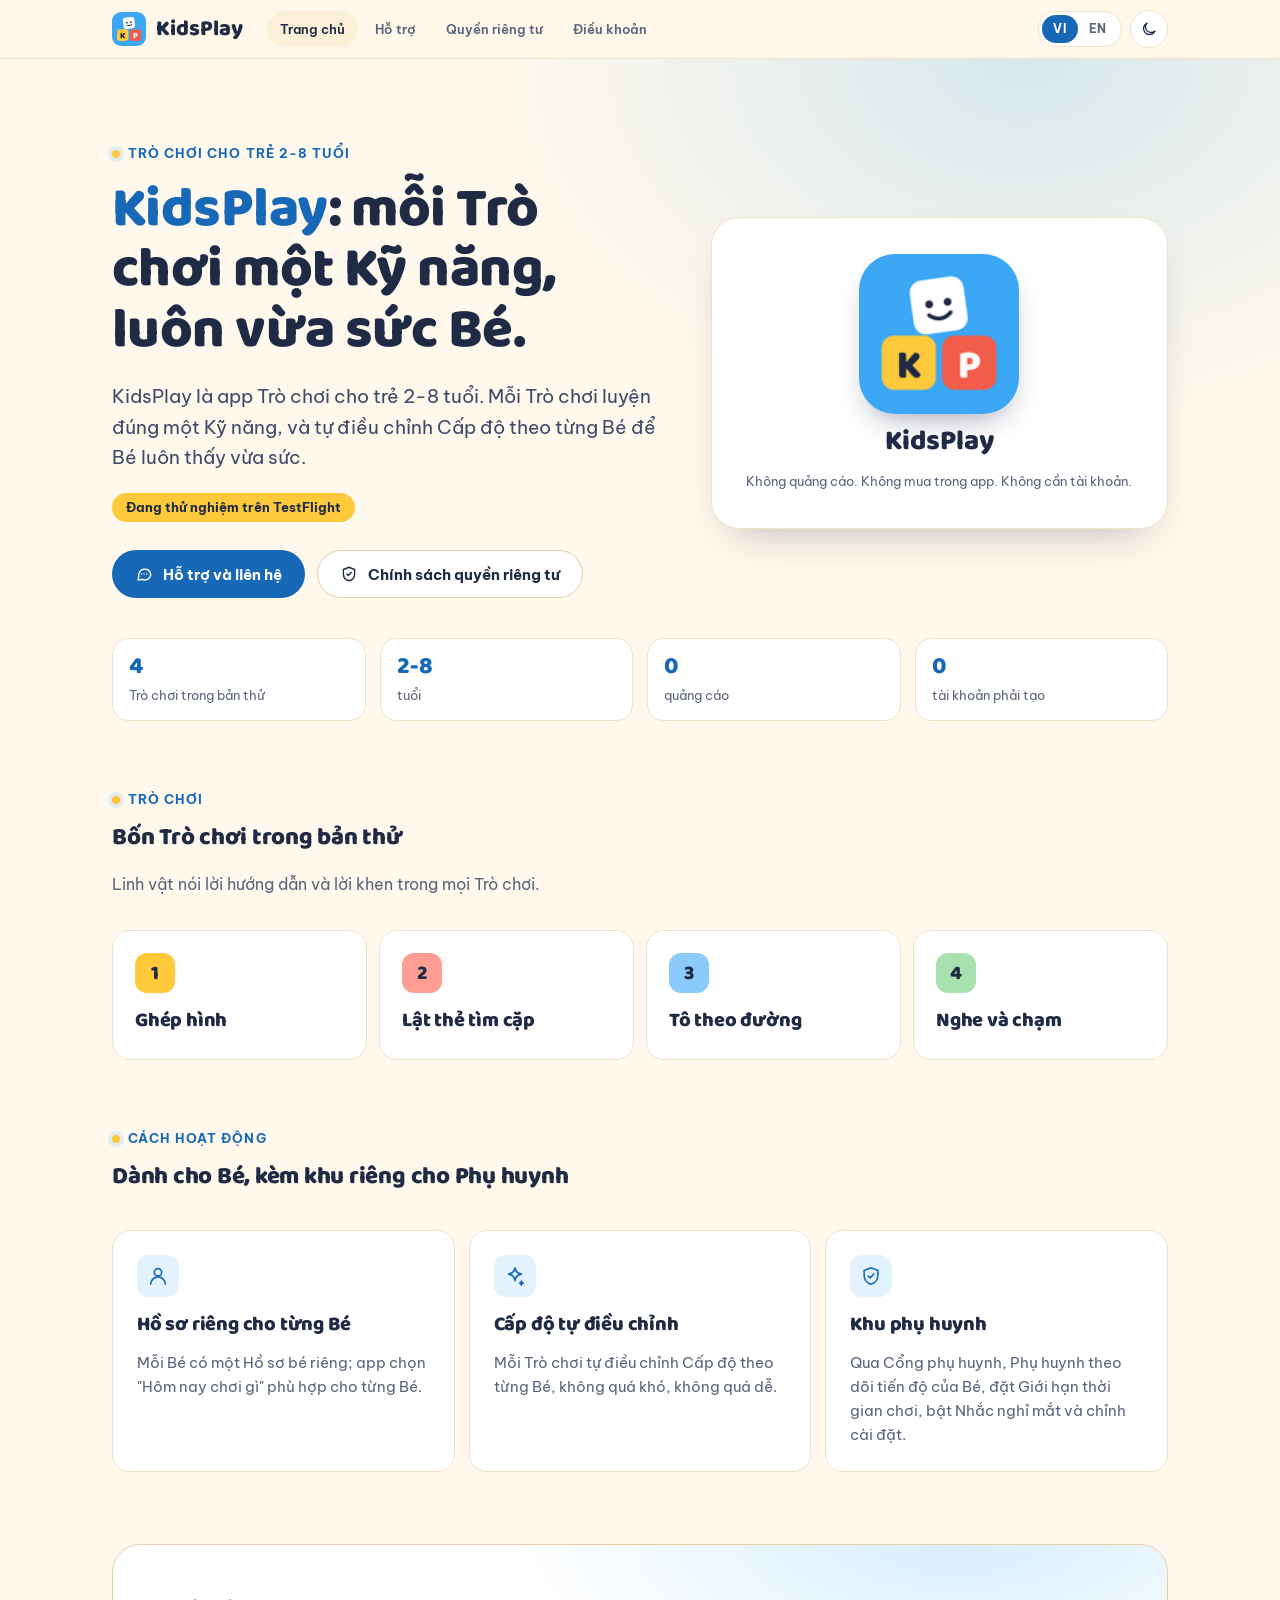
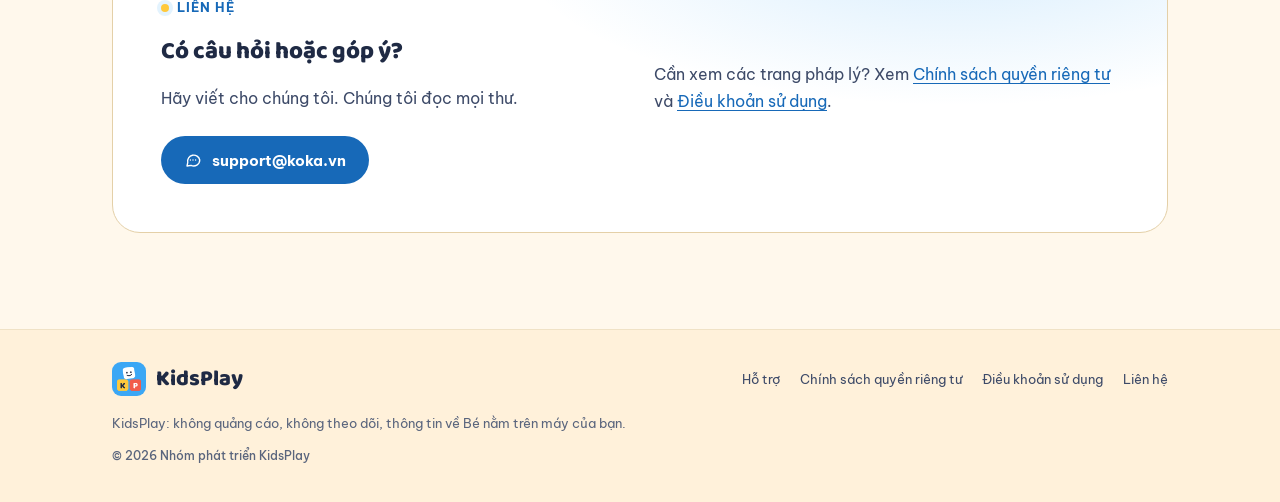
<file: index.html>
<!doctype html>
<html lang="vi" data-lang="vi" data-mode="light">
<head>
<meta charset="utf-8">
<meta name="viewport" content="width=device-width, initial-scale=1, viewport-fit=cover">
<title data-en="KidsPlay" data-vi="KidsPlay">KidsPlay</title>
<meta name="description" content="KidsPlay: a games app for children aged 2-8. Each game practises one skill and adjusts its level to each child. / Trò chơi cho trẻ 2-8 tuổi, mỗi Trò chơi luyện một Kỹ năng.">
<meta name="theme-color" content="#fff8ec">
<link rel="icon" href="[data-uri]">
<link rel="preconnect" href="https://fonts.googleapis.com"><link rel="preconnect" href="https://fonts.gstatic.com" crossorigin><link rel="stylesheet" href="https://fonts.googleapis.com/css2?family=Be+Vietnam+Pro:wght@400;500;600;700&family=Baloo+2:wght@600;700;800&display=swap">
<script>(function(){var d=document.documentElement,s=null;try{s=window.localStorage}catch(e){}function g(k){try{return s&&s.getItem(k)}catch(e){return null}}function p(k,v){try{s&&s.setItem(k,v)}catch(e){}}var q=null;try{q=new URLSearchParams(location.search).get('lang')}catch(e){}var l=(q==='vi'||q==='en')?q:g('kidsplay-site.lang');if(q==='vi'||q==='en')p('kidsplay-site.lang',q);var m=g('kidsplay-site.mode');if(m!=='dark'&&m!=='light'){m=(window.matchMedia&&matchMedia('(prefers-color-scheme: dark)').matches)?'dark':'light'}l=l==='en'?'en':'vi';d.setAttribute('data-lang',l);d.setAttribute('data-mode',m);d.lang=l;})();</script>
<style>
/* Layout: sticky header, one 1120px column. Cream + sky blue (KidsPlay brand), light by default, dark mode available. */
:root {
  --bg: #fff8ec;
  --bg-2: #fff1da;
  --surface: #ffffff;
  --surface-2: #fdf0d9;
  --line: #f0e2c6;
  --line-2: #e4d0a8;
  --fg: #1f2a44;
  --fg-2: #3d4a68;
  --muted: #5a657d;
  --accent: #1769b8;
  --accent-2: #0f4f94;
  --accent-ink: #ffffff;
  --accent-soft: rgba(59, 167, 245, 0.14);
  --sun: #ffc93c;
  --coral: #f25c4a;
  --header: rgba(255, 248, 236, 0.85);
  --shadow: 0 20px 44px -22px rgba(31, 42, 68, 0.35);
  --glow: radial-gradient(60% 80% at 80% 0%, rgba(59, 167, 245, 0.2), transparent 70%);
  --font-display: "Baloo 2", "Be Vietnam Pro", ui-rounded, ui-sans-serif, system-ui, sans-serif;
  --font-body: "Be Vietnam Pro", ui-sans-serif, system-ui, -apple-system, "Segoe UI", sans-serif;
  --font-mono: ui-monospace, SFMono-Regular, Menlo, monospace;
  --step--1: 0.8125rem;
  --step-0: 1rem;
  --step-1: 1.1875rem;
  --step-2: 1.5rem;
  --step-3: clamp(2.125rem, 1.4rem + 3vw, 3.5rem);
  --radius: 18px;
  color-scheme: light;
}
:root[data-mode="dark"] {
  --bg: #141b2e;
  --bg-2: #10162a;
  --surface: #1c2640;
  --surface-2: #243050;
  --line: #2b3858;
  --line-2: #3a4a72;
  --fg: #fff8ec;
  --fg-2: #d9d9e2;
  --muted: #9aa6c2;
  --accent: #5db7f8;
  --accent-2: #8acbfb;
  --accent-ink: #0d1a33;
  --accent-soft: rgba(93, 183, 248, 0.16);
  --header: rgba(20, 27, 46, 0.85);
  --shadow: 0 24px 60px -24px rgba(0, 0, 0, 0.7);
  --glow: radial-gradient(60% 80% at 80% 0%, rgba(59, 167, 245, 0.2), transparent 70%);
  color-scheme: dark;
}

:root:not([data-lang="en"]) .en,
:root[data-lang="en"] .vi { display: none !important; }

* { box-sizing: border-box; }
html { background: var(--bg); overflow-x: clip; -webkit-text-size-adjust: 100%; scroll-padding-top: 88px; }
body {
  margin: 0; background: var(--bg); color: var(--fg);
  font: 400 var(--step-0)/1.7 var(--font-body);
  -webkit-font-smoothing: antialiased; transition: background-color .25s ease, color .25s ease;
}
body::before { content: ""; position: fixed; inset: 0 0 auto; height: env(safe-area-inset-top, 0px); z-index: 30; background: var(--bg); }
a { color: var(--accent); text-decoration-thickness: 1px; text-underline-offset: 3px; }
a:hover { color: var(--accent-2); }
:focus-visible { outline: 3px solid var(--accent); outline-offset: 3px; border-radius: 6px; }
h1, h2, h3 { font-family: var(--font-display); text-wrap: balance; margin: 0; letter-spacing: -0.01em; }
p { margin: 0; }
img { max-width: 100%; }

.wrap {
  width: 100%; max-width: 1120px; margin: 0 auto;
  padding-left: max(16px, env(safe-area-inset-left, 0px)); padding-right: max(16px, env(safe-area-inset-right, 0px));
}
@media (min-width: 720px) { .wrap { padding-left: max(32px, env(safe-area-inset-left, 0px)); padding-right: max(32px, env(safe-area-inset-right, 0px)); } }

/* Header */
.site-header {
  position: sticky; top: env(safe-area-inset-top, 0px); z-index: 20; background: var(--header);
  backdrop-filter: saturate(160%) blur(14px); -webkit-backdrop-filter: saturate(160%) blur(14px);
  border-bottom: 1px solid var(--line);
}
.site-header .wrap { display: flex; align-items: center; gap: 16px; padding-block: 10px; }
.brand { display: flex; align-items: center; gap: 10px; color: var(--fg); text-decoration: none; font: 800 1.375rem/1 var(--font-display); }
.brand:hover { color: var(--fg); }
.brand img { width: 34px; height: 34px; border-radius: 9px; display: block; }
.nav { display: flex; gap: 4px; margin-left: 8px; }
.nav a { color: var(--muted); text-decoration: none; font-size: var(--step--1); font-weight: 600; padding: 7px 13px; border-radius: 999px; white-space: nowrap; }
.nav a:hover, .nav a[aria-current="page"] { color: var(--fg); background: var(--surface-2); }
.controls { margin-left: auto; display: flex; align-items: center; gap: 8px; }
.seg { display: inline-flex; padding: 3px; border-radius: 999px; background: var(--surface); border: 1px solid var(--line); }
.seg button {
  appearance: none; border: 0; background: transparent; color: var(--muted); cursor: pointer;
  font: 700 0.75rem/1 var(--font-body); letter-spacing: 0.06em; padding: 8px 11px; border-radius: 999px;
}
.seg button[aria-pressed="true"] { background: var(--accent); color: var(--accent-ink); }
.icon-btn {
  appearance: none; width: 38px; height: 38px; border-radius: 999px; cursor: pointer; display: inline-grid; place-items: center;
  background: var(--surface); border: 1px solid var(--line); color: var(--fg);
}
.icon-btn:hover { border-color: var(--line-2); }
.icon-btn svg { width: 18px; height: 18px; }
:root:not([data-mode="dark"]) .i-sun, :root[data-mode="dark"] .i-moon { display: none; }
@media (max-width: 560px) { .nav { display: none; } .brand span { display: none; } }

.site-header .tabs-m { display: none; }
@media (max-width: 560px) {
  .site-header .tabs-m { display: flex; gap: 6px; padding-block: 0 12px; overflow-x: auto; scrollbar-width: none; }
  .tabs-m a {
    flex: none; text-decoration: none; color: var(--muted); font-size: var(--step--1); font-weight: 600; white-space: nowrap;
    padding: 7px 12px; border-radius: 999px; border: 1px solid var(--line); background: var(--surface);
  }
  .tabs-m a[aria-current="page"] { color: var(--fg); border-color: var(--line-2); background: var(--surface-2); }
}

/* Shared pieces */
.eyebrow { display: inline-flex; align-items: center; gap: 8px; font: 700 0.8125rem/1 var(--font-body); letter-spacing: 0.08em; text-transform: uppercase; color: var(--accent); }
.eyebrow::before { content: ""; width: 8px; height: 8px; border-radius: 50%; background: var(--sun); box-shadow: 0 0 0 4px var(--accent-soft); }
.lead { color: var(--fg-2); font-size: var(--step-1); line-height: 1.6; max-width: 36em; }
.btn {
  display: inline-flex; align-items: center; gap: 10px; text-decoration: none; cursor: pointer;
  font: 700 0.9375rem/1 var(--font-body); padding: 14px 22px; border-radius: 999px;
  border: 1px solid transparent; transition: transform .15s ease, background-color .15s ease, border-color .15s ease;
}
.btn svg { width: 18px; height: 18px; flex: none; }
.btn-primary { background: var(--accent); color: var(--accent-ink); }
.btn-primary:hover { background: var(--accent-2); color: var(--accent-ink); transform: translateY(-1px); }
.btn-ghost { background: var(--surface); color: var(--fg); border-color: var(--line-2); }
.btn-ghost:hover { color: var(--fg); border-color: var(--accent); transform: translateY(-1px); }
.cta-row { display: flex; flex-wrap: wrap; gap: 12px; margin-top: 8px; }
.section { padding-block: 72px 0; }
.section-head { display: grid; gap: 12px; margin-bottom: 32px; max-width: 40em; }
.section-head h2 { font-size: var(--step-2); font-weight: 800; }
.section-head p { color: var(--muted); }
.mono { font-family: var(--font-mono); }

/* Footer */
.site-footer { margin-top: 96px; border-top: 1px solid var(--line); background: var(--bg-2); }
.site-footer .wrap { display: grid; gap: 16px; padding-block: 32px 40px; }
.foot-row { display: flex; flex-wrap: wrap; align-items: center; gap: 12px 24px; justify-content: space-between; }
.foot-links { display: flex; flex-wrap: wrap; gap: 8px 20px; font-size: var(--step--1); }
.foot-links a { color: var(--fg-2); text-decoration: none; }
.foot-links a:hover { color: var(--accent); }
.foot-note { color: var(--muted); font-size: var(--step--1); max-width: 60em; }
.copyright { color: var(--muted); font: 500 0.75rem/1 var(--font-body); }

@media (prefers-reduced-motion: reduce) { *, *::before, *::after { transition: none !important; animation: none !important; } }
.skip { position: absolute; left: -9999px; top: 8px; z-index: 40; padding: 8px 12px; border-radius: 8px; background: var(--accent); color: var(--accent-ink); }
.skip:focus { left: 16px; }

/* Home, support, 404, legal pages */
.hero { position: relative; overflow: hidden; }
.hero::before { content: ""; position: absolute; inset: 0; background: var(--glow); pointer-events: none; }
.hero .wrap { position: relative; display: grid; gap: 40px; padding-block: 56px 8px; align-items: center; }
@media (min-width: 900px) { .hero .wrap { grid-template-columns: 1.1fr 0.9fr; padding-block: 88px 16px; } }
.hero-copy { display: grid; gap: 20px; min-width: 0; }
.hero h1 { font-size: var(--step-3); line-height: 1.08; font-weight: 800; }
.hero h1 em { font-style: normal; color: var(--accent); }
.meta-row { display: flex; flex-wrap: wrap; gap: 8px 20px; color: var(--muted); font-size: var(--step--1); }
.meta-row span { display: inline-flex; align-items: center; gap: 8px; }
.meta-row svg { width: 16px; height: 16px; color: var(--accent); flex: none; }
.beta { display: inline-flex; width: fit-content; padding: 7px 14px; border-radius: 999px; background: var(--sun); color: #1f2a44; font: 700 0.8125rem/1.2 var(--font-body); }
.app-card {
  display: grid; justify-items: center; gap: 14px; text-align: center; padding: 36px 24px; min-width: 0;
  border-radius: 28px; background: var(--surface); border: 1px solid var(--line); box-shadow: var(--shadow);
}
.app-card img { width: 160px; height: 160px; border-radius: 36px; box-shadow: 0 14px 30px -12px rgba(31, 42, 68, 0.45); display: block; }
.app-card b { font: 800 1.75rem/1 var(--font-display); }
.app-card span.sub { color: var(--muted); font-size: var(--step--1); }
.hero .wrap.stats-wrap { grid-template-columns: 1fr; padding-block: 24px 0; }
.stats { display: grid; grid-template-columns: repeat(2, minmax(0, 1fr)); gap: 10px; }
@media (min-width: 720px) { .stats { grid-template-columns: repeat(4, minmax(0, 1fr)); gap: 14px; } }
.stats div { display: grid; gap: 2px; padding: 14px 16px; border-radius: 16px; background: var(--surface); border: 1px solid var(--line); }
.stats b { font: 800 1.5rem/1.2 var(--font-display); color: var(--accent); }
.stats span { color: var(--muted); font-size: var(--step--1); }

.games { display: grid; grid-template-columns: repeat(2, minmax(0, 1fr)); gap: 12px; }
@media (min-width: 960px) { .games { grid-template-columns: repeat(4, 1fr); } }
.game { padding: 22px; border-radius: var(--radius); background: var(--surface); border: 1px solid var(--line); display: grid; gap: 10px; align-content: start; min-width: 0; }
.game .num { width: 40px; height: 40px; border-radius: 12px; display: grid; place-items: center; font: 800 1.25rem/1 var(--font-display); color: #1f2a44; }
.game:nth-child(1) .num { background: var(--sun); }
.game:nth-child(2) .num { background: #ff9d92; }
.game:nth-child(3) .num { background: #8acbfb; }
.game:nth-child(4) .num { background: #a8e0b0; }
.game h3 { font-size: 1.25rem; font-weight: 800; }
.game p { color: var(--muted); font-size: 0.9375rem; }

.features { display: grid; grid-template-columns: 1fr; gap: 14px; }
@media (min-width: 720px) { .features { grid-template-columns: repeat(3, 1fr); } }
.feature { padding: 24px; border-radius: var(--radius); background: var(--surface); border: 1px solid var(--line); display: grid; gap: 10px; align-content: start; min-width: 0; }
.feature .ic { width: 42px; height: 42px; border-radius: 12px; display: grid; place-items: center; background: var(--accent-soft); color: var(--accent); }
.feature .ic svg { width: 22px; height: 22px; }
.feature h3 { font-size: 1.25rem; font-weight: 800; }
.feature p { color: var(--muted); font-size: 0.9375rem; line-height: 1.6; }

.faq-layout { display: grid; gap: 32px; }
@media (min-width: 900px) { .faq-layout { grid-template-columns: 0.8fr 1.2fr; gap: 64px; } .faq-layout .section-head { position: sticky; top: 96px; align-self: start; } }
.faq { display: grid; gap: 10px; min-width: 0; }
.faq details { background: var(--surface); border: 1px solid var(--line); border-radius: 14px; }
.faq details[open] { border-color: var(--line-2); }
.faq summary { list-style: none; cursor: pointer; display: flex; align-items: center; gap: 16px; padding: 16px 18px; font-weight: 700; line-height: 1.45; }
.faq summary::-webkit-details-marker { display: none; }
.faq summary::after {
  content: ""; margin-left: auto; flex: none; width: 10px; height: 10px;
  border-right: 2px solid var(--muted); border-bottom: 2px solid var(--muted);
  transform: rotate(45deg) translate(-2px, -2px); transition: transform .2s ease;
}
.faq details[open] summary::after { transform: rotate(-135deg) translate(-2px, -2px); }
.faq .ans { padding: 0 18px 18px; color: var(--fg-2); max-width: 62ch; }

.contact { position: relative; overflow: hidden; border-radius: 28px; border: 1px solid var(--line-2); background: var(--surface); display: grid; gap: 28px; padding: 32px 24px; }
.contact::before { content: ""; position: absolute; inset: 0; background: var(--glow); pointer-events: none; }
.contact > * { position: relative; min-width: 0; }
@media (min-width: 860px) { .contact { grid-template-columns: 1fr 1fr; padding: 48px; align-items: center; } }
.contact h2 { font-size: var(--step-2); font-weight: 800; margin-bottom: 12px; }
.contact p { color: var(--fg-2); }
.contact .cta-row { margin-top: 24px; }
.email-row { display: flex; flex-wrap: wrap; align-items: center; gap: 10px; margin-top: 18px; color: var(--muted); font-size: var(--step--1); }
.email-row code { color: var(--fg); background: var(--surface-2); padding: 6px 10px; border-radius: 8px; font-size: 0.875rem; overflow-wrap: anywhere; }
.copy-btn { appearance: none; cursor: pointer; border: 1px solid var(--line-2); background: var(--surface); color: var(--fg); border-radius: 999px; padding: 6px 12px; font: 700 0.75rem/1 var(--font-body); }
.copy-btn.done { background: var(--accent); color: var(--accent-ink); }
.checklist { list-style: none; margin: 0; padding: 0; display: grid; gap: 12px; counter-reset: c; }
.checklist li { counter-increment: c; display: flex; gap: 14px; padding: 14px 16px; border-radius: 14px; background: var(--bg); border: 1px solid var(--line); }
.checklist li::before { content: counter(c); flex: none; width: 28px; height: 28px; border-radius: 50%; display: grid; place-items: center; background: var(--accent); color: var(--accent-ink); font: 800 0.875rem/1 var(--font-display); }
.checklist div { display: grid; gap: 2px; min-width: 0; }
.checklist b { font-weight: 700; }
.checklist span { color: var(--muted); font-size: 0.875rem; }

.nf { padding-block: 96px 0; text-align: center; }
.nf .wrap { display: grid; gap: 16px; justify-items: center; }
.nf .code { font: 800 5rem/1 var(--font-display); color: var(--accent); }
.nf h1 { font-size: var(--step-2); font-weight: 800; }
.nf p { color: var(--muted); max-width: 32em; }
.nf .cta-row { justify-content: center; }

/* Legal pages */
.p-hero { position: relative; overflow: hidden; border-bottom: 1px solid var(--line); }
.p-hero::before { content: ""; position: absolute; inset: 0; background: var(--glow); pointer-events: none; }
.p-hero .wrap { position: relative; display: grid; gap: 18px; padding-block: 56px 40px; }
.p-hero h1 { font-size: var(--step-3); line-height: 1.08; font-weight: 800; }
.updated { display: inline-flex; align-items: center; gap: 8px; color: var(--muted); font: 500 0.8125rem/1 var(--font-body); }
.updated svg { width: 15px; height: 15px; }
.p-body .wrap { display: grid; gap: 40px; padding-block: 48px 0; }
@media (min-width: 960px) { .p-body .wrap { grid-template-columns: 240px minmax(0, 1fr); gap: 72px; } }
.toc { align-self: start; min-width: 0; }
@media (min-width: 960px) { .toc { position: sticky; top: 96px; } }
.toc-title { font: 700 0.75rem/1 var(--font-body); letter-spacing: 0.12em; text-transform: uppercase; color: var(--muted); margin-bottom: 12px; }
.toc ol { list-style: none; margin: 0; padding: 0; display: grid; gap: 2px; }
.toc a { display: grid; grid-template-columns: 28px 1fr; gap: 6px; padding: 8px 10px; border-radius: 10px; color: var(--fg-2); text-decoration: none; font-size: 0.875rem; line-height: 1.4; }
.toc a span:first-child { font-weight: 700; color: var(--muted); }
.toc a:hover { background: var(--surface); color: var(--fg); }
.toc a.active { background: var(--surface-2); color: var(--fg); }
.toc a.active span:first-child { color: var(--accent); }
@media (max-width: 959px) {
  .toc ol { grid-template-columns: repeat(auto-fit, minmax(150px, 1fr)); gap: 6px; }
  .toc a { border: 1px solid var(--line); background: var(--surface); }
}
.policy { min-width: 0; max-width: 72ch; display: grid; gap: 48px; overflow-wrap: anywhere; }
.policy section { display: grid; gap: 14px; scroll-margin-top: 96px; }
.policy h2 { display: flex; align-items: baseline; gap: 14px; font-size: var(--step-2); font-weight: 800; }
.policy h2 .n { font: 800 0.875rem/1 var(--font-display); color: var(--accent); padding: 6px 9px; border-radius: 9px; background: var(--accent-soft); flex: none; }
.policy p, .policy li { color: var(--fg-2); }
.policy strong { color: var(--fg); font-weight: 700; }
.policy ul, .policy ol { margin: 0; padding-left: 22px; display: grid; gap: 8px; }
.policy .card { border: 1px solid var(--line-2); border-radius: var(--radius); background: var(--surface); padding: 16px 20px; }
.policy .card ul { list-style: none; padding: 0; }
.policy .card li { position: relative; padding-left: 26px; }
.policy .card li::before { content: ""; position: absolute; left: 4px; top: 0.7em; width: 9px; height: 9px; border-radius: 50%; background: var(--sun); box-shadow: 0 0 0 3px var(--accent-soft); }

</style>
</head>
<body>
<a class="skip" href="#main"><span class="en">Skip to content</span><span class="vi">Chuyển tới nội dung</span></a>
<header class="site-header"><div class="wrap">
  <a class="brand" href="./"><img src="[data-uri]" alt="" width="34" height="34"><span>KidsPlay</span></a>
  <nav class="nav" aria-label="Pages">
    <a href="./" aria-current="page"><span class="en">Home</span><span class="vi">Trang chủ</span></a>
    <a href="support.html"><span class="en">Support</span><span class="vi">Hỗ trợ</span></a>
    <a href="privacy.html"><span class="en">Privacy</span><span class="vi">Quyền riêng tư</span></a>
    <a href="terms.html"><span class="en">Terms</span><span class="vi">Điều khoản</span></a>
  </nav>
  <div class="controls">
    <div class="seg" role="group" aria-label="Ngôn ngữ / Language">
      <button type="button" id="lang-vi" data-set-lang="vi" aria-pressed="true">VI</button>
      <button type="button" id="lang-en" data-set-lang="en" aria-pressed="false">EN</button>
    </div>
    <button type="button" id="mode-toggle" class="icon-btn" data-toggle-mode aria-label="Chuyển giao diện"><svg class="i-sun" viewBox="0 0 24 24" fill="none" stroke="currentColor" stroke-width="1.8" stroke-linecap="round" stroke-linejoin="round" aria-hidden="true"><circle cx="12" cy="12" r="4"/><path d="M12 2v2M12 20v2M4.9 4.9l1.4 1.4M17.7 17.7l1.4 1.4M2 12h2M20 12h2M4.9 19.1l1.4-1.4M17.7 6.3l1.4-1.4"/></svg><svg class="i-moon" viewBox="0 0 24 24" fill="none" stroke="currentColor" stroke-width="1.8" stroke-linecap="round" stroke-linejoin="round" aria-hidden="true"><path d="M20 14.5A8 8 0 1 1 9.5 4a6.5 6.5 0 0 0 10.5 10.5Z"/></svg></button>
  </div>
</div>
<nav class="wrap tabs-m" aria-label="Pages">
    <a href="./" aria-current="page"><span class="en">Home</span><span class="vi">Trang chủ</span></a>
    <a href="support.html"><span class="en">Support</span><span class="vi">Hỗ trợ</span></a>
    <a href="privacy.html"><span class="en">Privacy</span><span class="vi">Quyền riêng tư</span></a>
    <a href="terms.html"><span class="en">Terms</span><span class="vi">Điều khoản</span></a>
</nav>
</header>
<main id="main">
<section class="hero">
  <div class="wrap">
    <div class="hero-copy">
      <span class="eyebrow"><span class="en">Games for ages 2-8</span><span class="vi">Trò chơi cho trẻ 2-8 tuổi</span></span>
      <h1><span class="en"><em>KidsPlay</em>: one game, one skill, just the right level.</span><span class="vi"><em>KidsPlay</em>: mỗi Trò chơi một Kỹ năng, luôn vừa sức Bé.</span></h1>
      <p class="lead">
        <span class="en">KidsPlay is a games app for children aged 2-8. Each game practises exactly one skill and adjusts its level to each child, so play always feels just right.</span>
        <span class="vi">KidsPlay là app Trò chơi cho trẻ 2-8 tuổi. Mỗi Trò chơi luyện đúng một Kỹ năng, và tự điều chỉnh Cấp độ theo từng Bé để Bé luôn thấy vừa sức.</span>
      </p>
      <span class="beta"><span class="en">Currently in beta testing on TestFlight</span><span class="vi">Đang thử nghiệm trên TestFlight</span></span>
      <div class="cta-row">
        <a class="btn btn-primary" href="support.html"><svg viewBox="0 0 24 24" fill="none" stroke="currentColor" stroke-width="1.8" stroke-linecap="round" stroke-linejoin="round" aria-hidden="true"><path d="M21 12a8 8 0 0 1-11.6 7.1L4 20l1-4.6A8 8 0 1 1 21 12Z"/><path d="M8.5 12h.01M12 12h.01M15.5 12h.01"/></svg><span class="en">Help and contact</span><span class="vi">Hỗ trợ và liên hệ</span></a>
        <a class="btn btn-ghost" href="privacy.html"><svg viewBox="0 0 24 24" fill="none" stroke="currentColor" stroke-width="1.8" stroke-linecap="round" stroke-linejoin="round" aria-hidden="true"><path d="M12 3 4.5 6v5.5c0 4.6 3.2 8.4 7.5 9.5 4.3-1.1 7.5-4.9 7.5-9.5V6L12 3Z"/><path d="m9 12 2 2 4-4"/></svg><span class="en">Privacy Policy</span><span class="vi">Chính sách quyền riêng tư</span></a>
      </div>
    </div>
    <div class="app-card" aria-label="KidsPlay">
      <img src="[data-uri]" alt="" width="160" height="160">
      <b>KidsPlay</b>
      <span class="sub"><span class="en">No ads. No in-app purchases. No account.</span><span class="vi">Không quảng cáo. Không mua trong app. Không cần tài khoản.</span></span>
    </div>
  </div>
  <div class="wrap stats-wrap">
    <div class="stats">
      <div><b>4</b><span class="en">games in the beta</span><span class="vi">Trò chơi trong bản thử</span></div>
      <div><b>2-8</b><span class="en">years old</span><span class="vi">tuổi</span></div>
      <div><b>0</b><span class="en">ads</span><span class="vi">quảng cáo</span></div>
      <div><b>0</b><span class="en">accounts to create</span><span class="vi">tài khoản phải tạo</span></div>
    </div>
  </div>
</section>

<section class="section" id="games">
  <div class="wrap">
    <div class="section-head">
      <span class="eyebrow"><span class="en">Games</span><span class="vi">Trò chơi</span></span>
      <h2><span class="en">Four games in the beta</span><span class="vi">Bốn Trò chơi trong bản thử</span></h2>
      <p><span class="en">A mascot speaks the instructions and the praise in every game.</span><span class="vi">Linh vật nói lời hướng dẫn và lời khen trong mọi Trò chơi.</span></p>
    </div>
    <div class="games">
      <div class="game"><span class="num">1</span><h3><span class="en">Jigsaw</span><span class="vi">Ghép hình</span></h3></div>
      <div class="game"><span class="num">2</span><h3><span class="en">Memory match</span><span class="vi">Lật thẻ tìm cặp</span></h3></div>
      <div class="game"><span class="num">3</span><h3><span class="en">Trace the line</span><span class="vi">Tô theo đường</span></h3></div>
      <div class="game"><span class="num">4</span><h3><span class="en">Listen and tap</span><span class="vi">Nghe và chạm</span></h3></div>
    </div>
  </div>
</section>

<section class="section" id="features">
  <div class="wrap">
    <div class="section-head">
      <span class="eyebrow"><span class="en">How it works</span><span class="vi">Cách hoạt động</span></span>
      <h2><span class="en">Made for the child, with a space for grown-ups</span><span class="vi">Dành cho Bé, kèm khu riêng cho Phụ huynh</span></h2>
    </div>
    <div class="features">
      <div class="feature">
        <span class="ic"><svg viewBox="0 0 24 24" fill="none" stroke="currentColor" stroke-width="1.8" stroke-linecap="round" stroke-linejoin="round" aria-hidden="true"><circle cx="12" cy="8" r="4"/><path d="M4 21a8 8 0 0 1 16 0"/></svg></span>
        <h3><span class="en">A profile for each child</span><span class="vi">Hồ sơ riêng cho từng Bé</span></h3>
        <p><span class="en">Every child has their own profile, and the app picks "What to play today" for each one.</span><span class="vi">Mỗi Bé có một Hồ sơ bé riêng; app chọn "Hôm nay chơi gì" phù hợp cho từng Bé.</span></p>
      </div>
      <div class="feature">
        <span class="ic"><svg viewBox="0 0 24 24" fill="none" stroke="currentColor" stroke-width="1.8" stroke-linecap="round" stroke-linejoin="round" aria-hidden="true"><path d="M12 3c.6 4.2 2.8 6.4 7 7-4.2.6-6.4 2.8-7 7-.6-4.2-2.8-6.4-7-7 4.2-.6 6.4-2.8 7-7Z"/><path d="M19 17.5c.2 1.3.9 2 2 2.2-1.1.2-1.8.9-2 2.2-.2-1.3-.9-2-2-2.2 1.1-.2 1.8-.9 2-2.2Z"/></svg></span>
        <h3><span class="en">Levels that adjust</span><span class="vi">Cấp độ tự điều chỉnh</span></h3>
        <p><span class="en">Each game adjusts its level to the child, so it is neither too hard nor too easy.</span><span class="vi">Mỗi Trò chơi tự điều chỉnh Cấp độ theo từng Bé, không quá khó, không quá dễ.</span></p>
      </div>
      <div class="feature">
        <span class="ic"><svg viewBox="0 0 24 24" fill="none" stroke="currentColor" stroke-width="1.8" stroke-linecap="round" stroke-linejoin="round" aria-hidden="true"><path d="M12 3 4.5 6v5.5c0 4.6 3.2 8.4 7.5 9.5 4.3-1.1 7.5-4.9 7.5-9.5V6L12 3Z"/><path d="m9 12 2 2 4-4"/></svg></span>
        <h3><span class="en">Parent Zone</span><span class="vi">Khu phụ huynh</span></h3>
        <p><span class="en">Behind the Parent Gate, grown-ups follow their child's progress, set daily play time limits, turn on eye-rest reminders and change settings.</span><span class="vi">Qua Cổng phụ huynh, Phụ huynh theo dõi tiến độ của Bé, đặt Giới hạn thời gian chơi, bật Nhắc nghỉ mắt và chỉnh cài đặt.</span></p>
      </div>
    </div>
  </div>
</section>

<section class="section" id="contact">
  <div class="wrap">
    <div class="contact">
      <div>
        <span class="eyebrow"><span class="en">Contact</span><span class="vi">Liên hệ</span></span>
        <h2 style="margin-top:12px"><span class="en">Questions or feedback?</span><span class="vi">Có câu hỏi hoặc góp ý?</span></h2>
        <p><span class="en">Write to us. We read every message.</span><span class="vi">Hãy viết cho chúng tôi. Chúng tôi đọc mọi thư.</span></p>
        <div class="cta-row"><a class="btn btn-primary" href="mailto:support@koka.vn"><svg viewBox="0 0 24 24" fill="none" stroke="currentColor" stroke-width="1.8" stroke-linecap="round" stroke-linejoin="round" aria-hidden="true"><path d="M21 12a8 8 0 0 1-11.6 7.1L4 20l1-4.6A8 8 0 1 1 21 12Z"/><path d="M8.5 12h.01M12 12h.01M15.5 12h.01"/></svg>support@koka.vn</a></div>
      </div>
      <p><span class="en">Looking for the legal pages? See the <a href="privacy.html">Privacy Policy</a> and the <a href="terms.html">Terms of Use</a>.</span><span class="vi">Cần xem các trang pháp lý? Xem <a href="privacy.html">Chính sách quyền riêng tư</a> và <a href="terms.html">Điều khoản sử dụng</a>.</span></p>
    </div>
  </div>
</section>
</main>

<footer class="site-footer"><div class="wrap">
  <div class="foot-row">
    <a class="brand" href="./"><img src="[data-uri]" alt="" width="34" height="34"><span>KidsPlay</span></a>
    <div class="foot-links">
      <a href="support.html"><span class="en">Support</span><span class="vi">Hỗ trợ</span></a>
      <a href="privacy.html"><span class="en">Privacy Policy</span><span class="vi">Chính sách quyền riêng tư</span></a>
      <a href="terms.html"><span class="en">Terms of Use</span><span class="vi">Điều khoản sử dụng</span></a>
      <a href="mailto:support@koka.vn"><span class="en">Contact</span><span class="vi">Liên hệ</span></a>
    </div>
  </div>
  <p class="foot-note"><span class="en">KidsPlay: no ads, no tracking, and information about your child stays on your device.</span><span class="vi">KidsPlay: không quảng cáo, không theo dõi, thông tin về Bé nằm trên máy của bạn.</span></p>
  <p class="copyright"><span class="en">© 2026 the KidsPlay team</span><span class="vi">© 2026 Nhóm phát triển KidsPlay</span></p>
</div></footer>
<script>
(function () {
  var root = document.documentElement;
  var KEY_LANG = 'kidsplay-site.lang', KEY_MODE = 'kidsplay-site.mode';
  function save(k, v) { try { localStorage.setItem(k, v); } catch (e) {} }

  function setLang(lang) {
    root.setAttribute('data-lang', lang);
    root.lang = lang;
    var t = document.querySelector('title[data-en]');
    if (t) document.title = t.getAttribute('data-' + lang);
    document.querySelectorAll('[data-set-lang]').forEach(function (b) {
      b.setAttribute('aria-pressed', String(b.getAttribute('data-set-lang') === lang));
    });
  }
  function setMode(mode) {
    root.setAttribute('data-mode', mode);
    var btn = document.querySelector('[data-toggle-mode]');
    if (btn) {
      var en = mode === 'dark' ? 'Switch to light theme' : 'Switch to dark theme';
      var vi = mode === 'dark' ? 'Chuyển sang giao diện sáng' : 'Chuyển sang giao diện tối';
      btn.setAttribute('aria-label', root.getAttribute('data-lang') === 'en' ? en : vi);
    }
  }

  document.querySelectorAll('[data-set-lang]').forEach(function (b) {
    b.addEventListener('click', function () {
      var l = b.getAttribute('data-set-lang');
      setLang(l); save(KEY_LANG, l);
      setMode(root.getAttribute('data-mode') || 'light');
    });
  });
  var modeBtn = document.querySelector('[data-toggle-mode]');
  if (modeBtn) modeBtn.addEventListener('click', function () {
    var m = root.getAttribute('data-mode') === 'dark' ? 'light' : 'dark';
    setMode(m); save(KEY_MODE, m);
  });

  document.querySelectorAll('[data-copy]').forEach(function (b) {
    b.addEventListener('click', function () {
      var el = document.getElementById(b.getAttribute('data-copy'));
      var done = function () { b.classList.add('done'); setTimeout(function () { b.classList.remove('done'); }, 1500); };
      var select = function () { var r = document.createRange(); r.selectNodeContents(el); var s = getSelection(); s.removeAllRanges(); s.addRange(r); };
      if (navigator.clipboard) navigator.clipboard.writeText(el.textContent).then(done, select); else select();
    });
  });

  setLang(root.getAttribute('data-lang') === 'en' ? 'en' : 'vi');
  setMode(root.getAttribute('data-mode') === 'dark' ? 'dark' : 'light');
})();

</script>
</body>
</html>
</file>
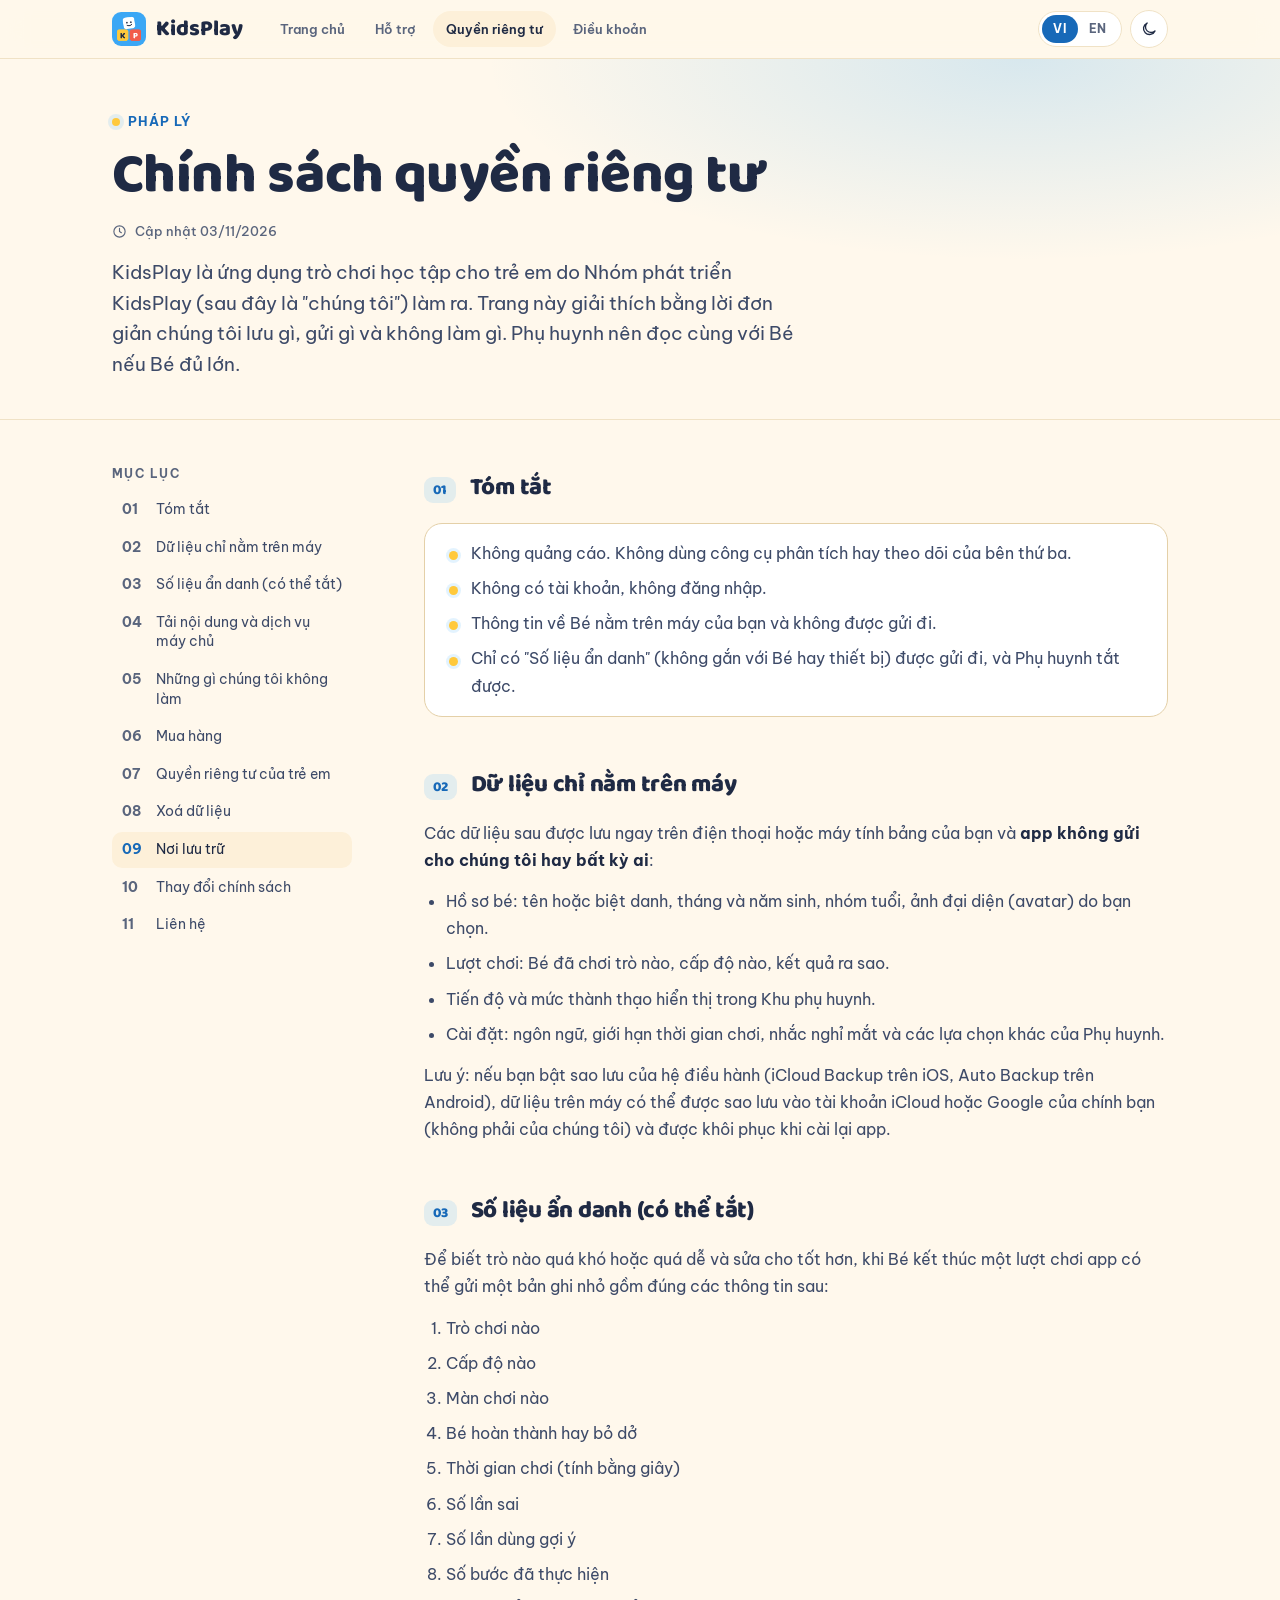
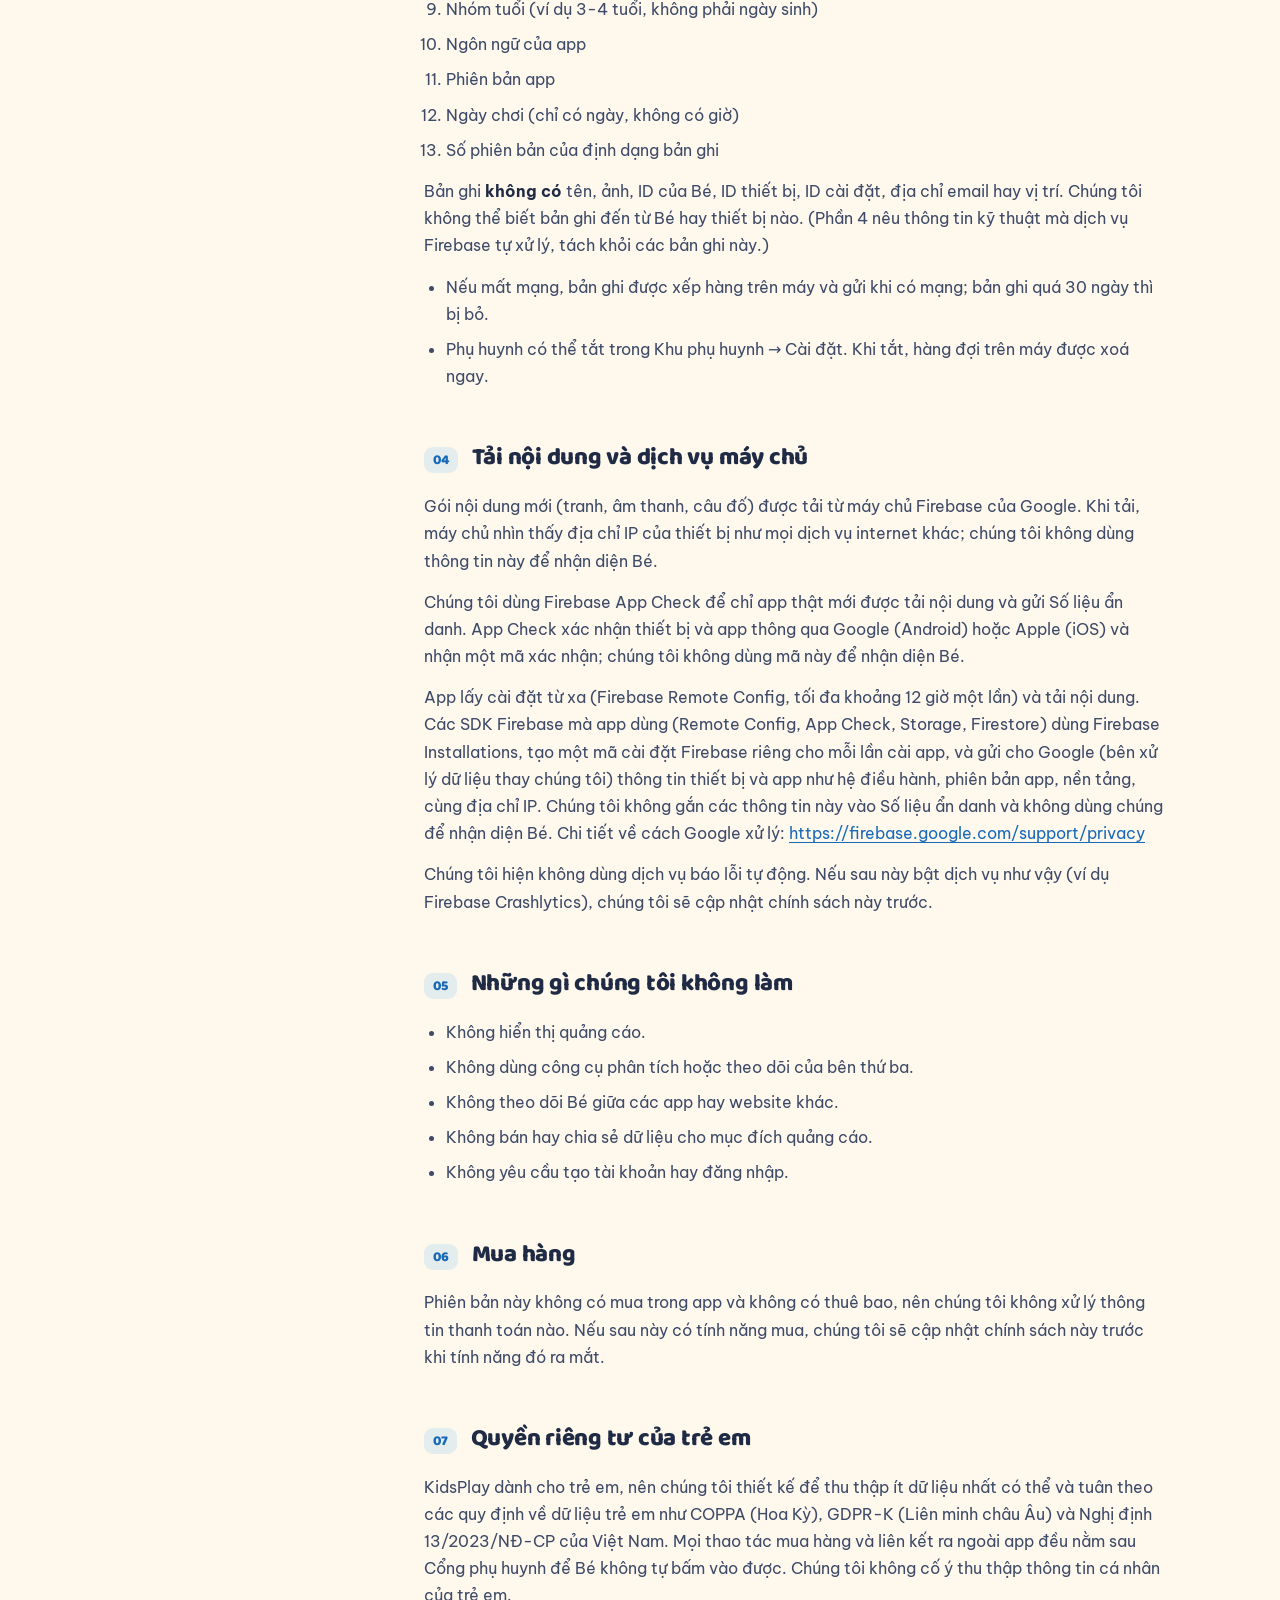
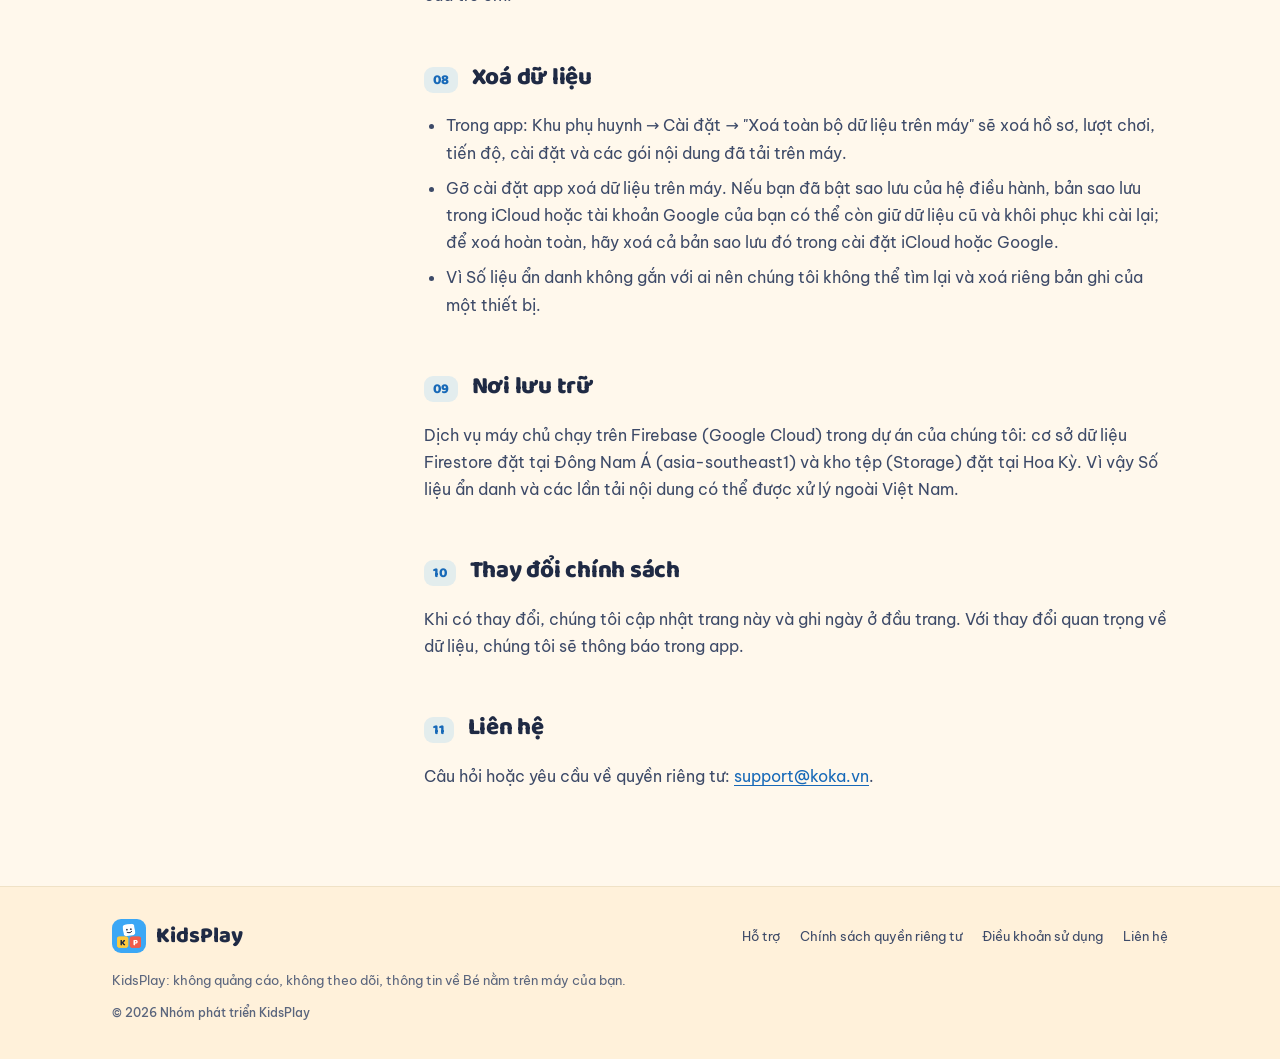
<file: privacy.html>
<!doctype html>
<html lang="vi" data-lang="vi" data-mode="light">
<head>
<meta charset="utf-8">
<meta name="viewport" content="width=device-width, initial-scale=1, viewport-fit=cover">
<title data-en="KidsPlay Privacy Policy" data-vi="KidsPlay - Chính sách quyền riêng tư">KidsPlay - Chính sách quyền riêng tư</title>
<meta name="description" content="How the KidsPlay app handles your data. / Cách app KidsPlay xử lý dữ liệu.">
<meta name="theme-color" content="#fff8ec">
<link rel="icon" href="[data-uri]">
<link rel="preconnect" href="https://fonts.googleapis.com"><link rel="preconnect" href="https://fonts.gstatic.com" crossorigin><link rel="stylesheet" href="https://fonts.googleapis.com/css2?family=Be+Vietnam+Pro:wght@400;500;600;700&family=Baloo+2:wght@600;700;800&display=swap">
<script>(function(){var d=document.documentElement,s=null;try{s=window.localStorage}catch(e){}function g(k){try{return s&&s.getItem(k)}catch(e){return null}}function p(k,v){try{s&&s.setItem(k,v)}catch(e){}}var q=null;try{q=new URLSearchParams(location.search).get('lang')}catch(e){}var l=(q==='vi'||q==='en')?q:g('kidsplay-site.lang');if(q==='vi'||q==='en')p('kidsplay-site.lang',q);var m=g('kidsplay-site.mode');if(m!=='dark'&&m!=='light'){m=(window.matchMedia&&matchMedia('(prefers-color-scheme: dark)').matches)?'dark':'light'}l=l==='en'?'en':'vi';d.setAttribute('data-lang',l);d.setAttribute('data-mode',m);d.lang=l;})();</script>
<style>
/* Layout: sticky header, one 1120px column. Cream + sky blue (KidsPlay brand), light by default, dark mode available. */
:root {
  --bg: #fff8ec;
  --bg-2: #fff1da;
  --surface: #ffffff;
  --surface-2: #fdf0d9;
  --line: #f0e2c6;
  --line-2: #e4d0a8;
  --fg: #1f2a44;
  --fg-2: #3d4a68;
  --muted: #5a657d;
  --accent: #1769b8;
  --accent-2: #0f4f94;
  --accent-ink: #ffffff;
  --accent-soft: rgba(59, 167, 245, 0.14);
  --sun: #ffc93c;
  --coral: #f25c4a;
  --header: rgba(255, 248, 236, 0.85);
  --shadow: 0 20px 44px -22px rgba(31, 42, 68, 0.35);
  --glow: radial-gradient(60% 80% at 80% 0%, rgba(59, 167, 245, 0.2), transparent 70%);
  --font-display: "Baloo 2", "Be Vietnam Pro", ui-rounded, ui-sans-serif, system-ui, sans-serif;
  --font-body: "Be Vietnam Pro", ui-sans-serif, system-ui, -apple-system, "Segoe UI", sans-serif;
  --font-mono: ui-monospace, SFMono-Regular, Menlo, monospace;
  --step--1: 0.8125rem;
  --step-0: 1rem;
  --step-1: 1.1875rem;
  --step-2: 1.5rem;
  --step-3: clamp(2.125rem, 1.4rem + 3vw, 3.5rem);
  --radius: 18px;
  color-scheme: light;
}
:root[data-mode="dark"] {
  --bg: #141b2e;
  --bg-2: #10162a;
  --surface: #1c2640;
  --surface-2: #243050;
  --line: #2b3858;
  --line-2: #3a4a72;
  --fg: #fff8ec;
  --fg-2: #d9d9e2;
  --muted: #9aa6c2;
  --accent: #5db7f8;
  --accent-2: #8acbfb;
  --accent-ink: #0d1a33;
  --accent-soft: rgba(93, 183, 248, 0.16);
  --header: rgba(20, 27, 46, 0.85);
  --shadow: 0 24px 60px -24px rgba(0, 0, 0, 0.7);
  --glow: radial-gradient(60% 80% at 80% 0%, rgba(59, 167, 245, 0.2), transparent 70%);
  color-scheme: dark;
}

:root:not([data-lang="en"]) .en,
:root[data-lang="en"] .vi { display: none !important; }

* { box-sizing: border-box; }
html { background: var(--bg); overflow-x: clip; -webkit-text-size-adjust: 100%; scroll-padding-top: 88px; }
body {
  margin: 0; background: var(--bg); color: var(--fg);
  font: 400 var(--step-0)/1.7 var(--font-body);
  -webkit-font-smoothing: antialiased; transition: background-color .25s ease, color .25s ease;
}
body::before { content: ""; position: fixed; inset: 0 0 auto; height: env(safe-area-inset-top, 0px); z-index: 30; background: var(--bg); }
a { color: var(--accent); text-decoration-thickness: 1px; text-underline-offset: 3px; }
a:hover { color: var(--accent-2); }
:focus-visible { outline: 3px solid var(--accent); outline-offset: 3px; border-radius: 6px; }
h1, h2, h3 { font-family: var(--font-display); text-wrap: balance; margin: 0; letter-spacing: -0.01em; }
p { margin: 0; }
img { max-width: 100%; }

.wrap {
  width: 100%; max-width: 1120px; margin: 0 auto;
  padding-left: max(16px, env(safe-area-inset-left, 0px)); padding-right: max(16px, env(safe-area-inset-right, 0px));
}
@media (min-width: 720px) { .wrap { padding-left: max(32px, env(safe-area-inset-left, 0px)); padding-right: max(32px, env(safe-area-inset-right, 0px)); } }

/* Header */
.site-header {
  position: sticky; top: env(safe-area-inset-top, 0px); z-index: 20; background: var(--header);
  backdrop-filter: saturate(160%) blur(14px); -webkit-backdrop-filter: saturate(160%) blur(14px);
  border-bottom: 1px solid var(--line);
}
.site-header .wrap { display: flex; align-items: center; gap: 16px; padding-block: 10px; }
.brand { display: flex; align-items: center; gap: 10px; color: var(--fg); text-decoration: none; font: 800 1.375rem/1 var(--font-display); }
.brand:hover { color: var(--fg); }
.brand img { width: 34px; height: 34px; border-radius: 9px; display: block; }
.nav { display: flex; gap: 4px; margin-left: 8px; }
.nav a { color: var(--muted); text-decoration: none; font-size: var(--step--1); font-weight: 600; padding: 7px 13px; border-radius: 999px; white-space: nowrap; }
.nav a:hover, .nav a[aria-current="page"] { color: var(--fg); background: var(--surface-2); }
.controls { margin-left: auto; display: flex; align-items: center; gap: 8px; }
.seg { display: inline-flex; padding: 3px; border-radius: 999px; background: var(--surface); border: 1px solid var(--line); }
.seg button {
  appearance: none; border: 0; background: transparent; color: var(--muted); cursor: pointer;
  font: 700 0.75rem/1 var(--font-body); letter-spacing: 0.06em; padding: 8px 11px; border-radius: 999px;
}
.seg button[aria-pressed="true"] { background: var(--accent); color: var(--accent-ink); }
.icon-btn {
  appearance: none; width: 38px; height: 38px; border-radius: 999px; cursor: pointer; display: inline-grid; place-items: center;
  background: var(--surface); border: 1px solid var(--line); color: var(--fg);
}
.icon-btn:hover { border-color: var(--line-2); }
.icon-btn svg { width: 18px; height: 18px; }
:root:not([data-mode="dark"]) .i-sun, :root[data-mode="dark"] .i-moon { display: none; }
@media (max-width: 560px) { .nav { display: none; } .brand span { display: none; } }

.site-header .tabs-m { display: none; }
@media (max-width: 560px) {
  .site-header .tabs-m { display: flex; gap: 6px; padding-block: 0 12px; overflow-x: auto; scrollbar-width: none; }
  .tabs-m a {
    flex: none; text-decoration: none; color: var(--muted); font-size: var(--step--1); font-weight: 600; white-space: nowrap;
    padding: 7px 12px; border-radius: 999px; border: 1px solid var(--line); background: var(--surface);
  }
  .tabs-m a[aria-current="page"] { color: var(--fg); border-color: var(--line-2); background: var(--surface-2); }
}

/* Shared pieces */
.eyebrow { display: inline-flex; align-items: center; gap: 8px; font: 700 0.8125rem/1 var(--font-body); letter-spacing: 0.08em; text-transform: uppercase; color: var(--accent); }
.eyebrow::before { content: ""; width: 8px; height: 8px; border-radius: 50%; background: var(--sun); box-shadow: 0 0 0 4px var(--accent-soft); }
.lead { color: var(--fg-2); font-size: var(--step-1); line-height: 1.6; max-width: 36em; }
.btn {
  display: inline-flex; align-items: center; gap: 10px; text-decoration: none; cursor: pointer;
  font: 700 0.9375rem/1 var(--font-body); padding: 14px 22px; border-radius: 999px;
  border: 1px solid transparent; transition: transform .15s ease, background-color .15s ease, border-color .15s ease;
}
.btn svg { width: 18px; height: 18px; flex: none; }
.btn-primary { background: var(--accent); color: var(--accent-ink); }
.btn-primary:hover { background: var(--accent-2); color: var(--accent-ink); transform: translateY(-1px); }
.btn-ghost { background: var(--surface); color: var(--fg); border-color: var(--line-2); }
.btn-ghost:hover { color: var(--fg); border-color: var(--accent); transform: translateY(-1px); }
.cta-row { display: flex; flex-wrap: wrap; gap: 12px; margin-top: 8px; }
.section { padding-block: 72px 0; }
.section-head { display: grid; gap: 12px; margin-bottom: 32px; max-width: 40em; }
.section-head h2 { font-size: var(--step-2); font-weight: 800; }
.section-head p { color: var(--muted); }
.mono { font-family: var(--font-mono); }

/* Footer */
.site-footer { margin-top: 96px; border-top: 1px solid var(--line); background: var(--bg-2); }
.site-footer .wrap { display: grid; gap: 16px; padding-block: 32px 40px; }
.foot-row { display: flex; flex-wrap: wrap; align-items: center; gap: 12px 24px; justify-content: space-between; }
.foot-links { display: flex; flex-wrap: wrap; gap: 8px 20px; font-size: var(--step--1); }
.foot-links a { color: var(--fg-2); text-decoration: none; }
.foot-links a:hover { color: var(--accent); }
.foot-note { color: var(--muted); font-size: var(--step--1); max-width: 60em; }
.copyright { color: var(--muted); font: 500 0.75rem/1 var(--font-body); }

@media (prefers-reduced-motion: reduce) { *, *::before, *::after { transition: none !important; animation: none !important; } }
.skip { position: absolute; left: -9999px; top: 8px; z-index: 40; padding: 8px 12px; border-radius: 8px; background: var(--accent); color: var(--accent-ink); }
.skip:focus { left: 16px; }

/* Home, support, 404, legal pages */
.hero { position: relative; overflow: hidden; }
.hero::before { content: ""; position: absolute; inset: 0; background: var(--glow); pointer-events: none; }
.hero .wrap { position: relative; display: grid; gap: 40px; padding-block: 56px 8px; align-items: center; }
@media (min-width: 900px) { .hero .wrap { grid-template-columns: 1.1fr 0.9fr; padding-block: 88px 16px; } }
.hero-copy { display: grid; gap: 20px; min-width: 0; }
.hero h1 { font-size: var(--step-3); line-height: 1.08; font-weight: 800; }
.hero h1 em { font-style: normal; color: var(--accent); }
.meta-row { display: flex; flex-wrap: wrap; gap: 8px 20px; color: var(--muted); font-size: var(--step--1); }
.meta-row span { display: inline-flex; align-items: center; gap: 8px; }
.meta-row svg { width: 16px; height: 16px; color: var(--accent); flex: none; }
.beta { display: inline-flex; width: fit-content; padding: 7px 14px; border-radius: 999px; background: var(--sun); color: #1f2a44; font: 700 0.8125rem/1.2 var(--font-body); }
.app-card {
  display: grid; justify-items: center; gap: 14px; text-align: center; padding: 36px 24px; min-width: 0;
  border-radius: 28px; background: var(--surface); border: 1px solid var(--line); box-shadow: var(--shadow);
}
.app-card img { width: 160px; height: 160px; border-radius: 36px; box-shadow: 0 14px 30px -12px rgba(31, 42, 68, 0.45); display: block; }
.app-card b { font: 800 1.75rem/1 var(--font-display); }
.app-card span.sub { color: var(--muted); font-size: var(--step--1); }
.hero .wrap.stats-wrap { grid-template-columns: 1fr; padding-block: 24px 0; }
.stats { display: grid; grid-template-columns: repeat(2, minmax(0, 1fr)); gap: 10px; }
@media (min-width: 720px) { .stats { grid-template-columns: repeat(4, minmax(0, 1fr)); gap: 14px; } }
.stats div { display: grid; gap: 2px; padding: 14px 16px; border-radius: 16px; background: var(--surface); border: 1px solid var(--line); }
.stats b { font: 800 1.5rem/1.2 var(--font-display); color: var(--accent); }
.stats span { color: var(--muted); font-size: var(--step--1); }

.games { display: grid; grid-template-columns: repeat(2, minmax(0, 1fr)); gap: 12px; }
@media (min-width: 960px) { .games { grid-template-columns: repeat(4, 1fr); } }
.game { padding: 22px; border-radius: var(--radius); background: var(--surface); border: 1px solid var(--line); display: grid; gap: 10px; align-content: start; min-width: 0; }
.game .num { width: 40px; height: 40px; border-radius: 12px; display: grid; place-items: center; font: 800 1.25rem/1 var(--font-display); color: #1f2a44; }
.game:nth-child(1) .num { background: var(--sun); }
.game:nth-child(2) .num { background: #ff9d92; }
.game:nth-child(3) .num { background: #8acbfb; }
.game:nth-child(4) .num { background: #a8e0b0; }
.game h3 { font-size: 1.25rem; font-weight: 800; }
.game p { color: var(--muted); font-size: 0.9375rem; }

.features { display: grid; grid-template-columns: 1fr; gap: 14px; }
@media (min-width: 720px) { .features { grid-template-columns: repeat(3, 1fr); } }
.feature { padding: 24px; border-radius: var(--radius); background: var(--surface); border: 1px solid var(--line); display: grid; gap: 10px; align-content: start; min-width: 0; }
.feature .ic { width: 42px; height: 42px; border-radius: 12px; display: grid; place-items: center; background: var(--accent-soft); color: var(--accent); }
.feature .ic svg { width: 22px; height: 22px; }
.feature h3 { font-size: 1.25rem; font-weight: 800; }
.feature p { color: var(--muted); font-size: 0.9375rem; line-height: 1.6; }

.faq-layout { display: grid; gap: 32px; }
@media (min-width: 900px) { .faq-layout { grid-template-columns: 0.8fr 1.2fr; gap: 64px; } .faq-layout .section-head { position: sticky; top: 96px; align-self: start; } }
.faq { display: grid; gap: 10px; min-width: 0; }
.faq details { background: var(--surface); border: 1px solid var(--line); border-radius: 14px; }
.faq details[open] { border-color: var(--line-2); }
.faq summary { list-style: none; cursor: pointer; display: flex; align-items: center; gap: 16px; padding: 16px 18px; font-weight: 700; line-height: 1.45; }
.faq summary::-webkit-details-marker { display: none; }
.faq summary::after {
  content: ""; margin-left: auto; flex: none; width: 10px; height: 10px;
  border-right: 2px solid var(--muted); border-bottom: 2px solid var(--muted);
  transform: rotate(45deg) translate(-2px, -2px); transition: transform .2s ease;
}
.faq details[open] summary::after { transform: rotate(-135deg) translate(-2px, -2px); }
.faq .ans { padding: 0 18px 18px; color: var(--fg-2); max-width: 62ch; }

.contact { position: relative; overflow: hidden; border-radius: 28px; border: 1px solid var(--line-2); background: var(--surface); display: grid; gap: 28px; padding: 32px 24px; }
.contact::before { content: ""; position: absolute; inset: 0; background: var(--glow); pointer-events: none; }
.contact > * { position: relative; min-width: 0; }
@media (min-width: 860px) { .contact { grid-template-columns: 1fr 1fr; padding: 48px; align-items: center; } }
.contact h2 { font-size: var(--step-2); font-weight: 800; margin-bottom: 12px; }
.contact p { color: var(--fg-2); }
.contact .cta-row { margin-top: 24px; }
.email-row { display: flex; flex-wrap: wrap; align-items: center; gap: 10px; margin-top: 18px; color: var(--muted); font-size: var(--step--1); }
.email-row code { color: var(--fg); background: var(--surface-2); padding: 6px 10px; border-radius: 8px; font-size: 0.875rem; overflow-wrap: anywhere; }
.copy-btn { appearance: none; cursor: pointer; border: 1px solid var(--line-2); background: var(--surface); color: var(--fg); border-radius: 999px; padding: 6px 12px; font: 700 0.75rem/1 var(--font-body); }
.copy-btn.done { background: var(--accent); color: var(--accent-ink); }
.checklist { list-style: none; margin: 0; padding: 0; display: grid; gap: 12px; counter-reset: c; }
.checklist li { counter-increment: c; display: flex; gap: 14px; padding: 14px 16px; border-radius: 14px; background: var(--bg); border: 1px solid var(--line); }
.checklist li::before { content: counter(c); flex: none; width: 28px; height: 28px; border-radius: 50%; display: grid; place-items: center; background: var(--accent); color: var(--accent-ink); font: 800 0.875rem/1 var(--font-display); }
.checklist div { display: grid; gap: 2px; min-width: 0; }
.checklist b { font-weight: 700; }
.checklist span { color: var(--muted); font-size: 0.875rem; }

.nf { padding-block: 96px 0; text-align: center; }
.nf .wrap { display: grid; gap: 16px; justify-items: center; }
.nf .code { font: 800 5rem/1 var(--font-display); color: var(--accent); }
.nf h1 { font-size: var(--step-2); font-weight: 800; }
.nf p { color: var(--muted); max-width: 32em; }
.nf .cta-row { justify-content: center; }

/* Legal pages */
.p-hero { position: relative; overflow: hidden; border-bottom: 1px solid var(--line); }
.p-hero::before { content: ""; position: absolute; inset: 0; background: var(--glow); pointer-events: none; }
.p-hero .wrap { position: relative; display: grid; gap: 18px; padding-block: 56px 40px; }
.p-hero h1 { font-size: var(--step-3); line-height: 1.08; font-weight: 800; }
.updated { display: inline-flex; align-items: center; gap: 8px; color: var(--muted); font: 500 0.8125rem/1 var(--font-body); }
.updated svg { width: 15px; height: 15px; }
.p-body .wrap { display: grid; gap: 40px; padding-block: 48px 0; }
@media (min-width: 960px) { .p-body .wrap { grid-template-columns: 240px minmax(0, 1fr); gap: 72px; } }
.toc { align-self: start; min-width: 0; }
@media (min-width: 960px) { .toc { position: sticky; top: 96px; } }
.toc-title { font: 700 0.75rem/1 var(--font-body); letter-spacing: 0.12em; text-transform: uppercase; color: var(--muted); margin-bottom: 12px; }
.toc ol { list-style: none; margin: 0; padding: 0; display: grid; gap: 2px; }
.toc a { display: grid; grid-template-columns: 28px 1fr; gap: 6px; padding: 8px 10px; border-radius: 10px; color: var(--fg-2); text-decoration: none; font-size: 0.875rem; line-height: 1.4; }
.toc a span:first-child { font-weight: 700; color: var(--muted); }
.toc a:hover { background: var(--surface); color: var(--fg); }
.toc a.active { background: var(--surface-2); color: var(--fg); }
.toc a.active span:first-child { color: var(--accent); }
@media (max-width: 959px) {
  .toc ol { grid-template-columns: repeat(auto-fit, minmax(150px, 1fr)); gap: 6px; }
  .toc a { border: 1px solid var(--line); background: var(--surface); }
}
.policy { min-width: 0; max-width: 72ch; display: grid; gap: 48px; overflow-wrap: anywhere; }
.policy section { display: grid; gap: 14px; scroll-margin-top: 96px; }
.policy h2 { display: flex; align-items: baseline; gap: 14px; font-size: var(--step-2); font-weight: 800; }
.policy h2 .n { font: 800 0.875rem/1 var(--font-display); color: var(--accent); padding: 6px 9px; border-radius: 9px; background: var(--accent-soft); flex: none; }
.policy p, .policy li { color: var(--fg-2); }
.policy strong { color: var(--fg); font-weight: 700; }
.policy ul, .policy ol { margin: 0; padding-left: 22px; display: grid; gap: 8px; }
.policy .card { border: 1px solid var(--line-2); border-radius: var(--radius); background: var(--surface); padding: 16px 20px; }
.policy .card ul { list-style: none; padding: 0; }
.policy .card li { position: relative; padding-left: 26px; }
.policy .card li::before { content: ""; position: absolute; left: 4px; top: 0.7em; width: 9px; height: 9px; border-radius: 50%; background: var(--sun); box-shadow: 0 0 0 3px var(--accent-soft); }

</style>
</head>
<body>
<a class="skip" href="#main"><span class="en">Skip to content</span><span class="vi">Chuyển tới nội dung</span></a>
<header class="site-header"><div class="wrap">
  <a class="brand" href="./"><img src="[data-uri]" alt="" width="34" height="34"><span>KidsPlay</span></a>
  <nav class="nav" aria-label="Pages">
    <a href="./"><span class="en">Home</span><span class="vi">Trang chủ</span></a>
    <a href="support.html"><span class="en">Support</span><span class="vi">Hỗ trợ</span></a>
    <a href="privacy.html" aria-current="page"><span class="en">Privacy</span><span class="vi">Quyền riêng tư</span></a>
    <a href="terms.html"><span class="en">Terms</span><span class="vi">Điều khoản</span></a>
  </nav>
  <div class="controls">
    <div class="seg" role="group" aria-label="Ngôn ngữ / Language">
      <button type="button" id="lang-vi" data-set-lang="vi" aria-pressed="true">VI</button>
      <button type="button" id="lang-en" data-set-lang="en" aria-pressed="false">EN</button>
    </div>
    <button type="button" id="mode-toggle" class="icon-btn" data-toggle-mode aria-label="Chuyển giao diện"><svg class="i-sun" viewBox="0 0 24 24" fill="none" stroke="currentColor" stroke-width="1.8" stroke-linecap="round" stroke-linejoin="round" aria-hidden="true"><circle cx="12" cy="12" r="4"/><path d="M12 2v2M12 20v2M4.9 4.9l1.4 1.4M17.7 17.7l1.4 1.4M2 12h2M20 12h2M4.9 19.1l1.4-1.4M17.7 6.3l1.4-1.4"/></svg><svg class="i-moon" viewBox="0 0 24 24" fill="none" stroke="currentColor" stroke-width="1.8" stroke-linecap="round" stroke-linejoin="round" aria-hidden="true"><path d="M20 14.5A8 8 0 1 1 9.5 4a6.5 6.5 0 0 0 10.5 10.5Z"/></svg></button>
  </div>
</div>
<nav class="wrap tabs-m" aria-label="Pages">
    <a href="./"><span class="en">Home</span><span class="vi">Trang chủ</span></a>
    <a href="support.html"><span class="en">Support</span><span class="vi">Hỗ trợ</span></a>
    <a href="privacy.html" aria-current="page"><span class="en">Privacy</span><span class="vi">Quyền riêng tư</span></a>
    <a href="terms.html"><span class="en">Terms</span><span class="vi">Điều khoản</span></a>
</nav>
</header>
<main id="main">
<section class="p-hero">
  <div class="wrap">
    <span class="eyebrow"><span class="en">Legal</span><span class="vi">Pháp lý</span></span>
    <h1><span class="en">Privacy Policy</span><span class="vi">Chính sách quyền riêng tư</span></h1>
    <span class="updated"><svg viewBox="0 0 24 24" fill="none" stroke="currentColor" stroke-width="1.8" stroke-linecap="round" stroke-linejoin="round" aria-hidden="true"><circle cx="12" cy="12" r="9"/><path d="M12 7v5l3 2"/></svg><span class="en">Updated 03/11/2026</span><span class="vi">Cập nhật 03/11/2026</span></span>
    <p class="lead vi">KidsPlay là ứng dụng trò chơi học tập cho trẻ em do Nhóm phát triển KidsPlay (sau đây là "chúng tôi") làm ra. Trang này giải thích bằng lời đơn giản chúng tôi lưu gì, gửi gì và không làm gì. Phụ huynh nên đọc cùng với Bé nếu Bé đủ lớn.</p>
    <p class="lead en">KidsPlay is a learning-games app for children made by the KidsPlay team ("we"). This page explains in plain words what we store, what we send, and what we never do. Parents may want to read it together with an older child.</p>
  </div>
</section>

<div class="p-body">
  <div class="wrap vi">
    <nav class="toc" aria-label="Mục lục">
      <div class="toc-title">Mục lục</div>
      <ol>
        <li><a href="#vi-1"><span>01</span><span>Tóm tắt</span></a></li>
        <li><a href="#vi-2"><span>02</span><span>Dữ liệu chỉ nằm trên máy</span></a></li>
        <li><a href="#vi-3"><span>03</span><span>Số liệu ẩn danh (có thể tắt)</span></a></li>
        <li><a href="#vi-4"><span>04</span><span>Tải nội dung và dịch vụ máy chủ</span></a></li>
        <li><a href="#vi-5"><span>05</span><span>Những gì chúng tôi không làm</span></a></li>
        <li><a href="#vi-6"><span>06</span><span>Mua hàng</span></a></li>
        <li><a href="#vi-7"><span>07</span><span>Quyền riêng tư của trẻ em</span></a></li>
        <li><a href="#vi-8"><span>08</span><span>Xoá dữ liệu</span></a></li>
        <li><a href="#vi-9"><span>09</span><span>Nơi lưu trữ</span></a></li>
        <li><a href="#vi-10"><span>10</span><span>Thay đổi chính sách</span></a></li>
        <li><a href="#vi-11"><span>11</span><span>Liên hệ</span></a></li>
      </ol>
    </nav>
    <article class="policy">
      <section id="vi-1">
        <h2><span class="n">01</span>Tóm tắt</h2>
<div class="card"><ul>
<li>Không quảng cáo. Không dùng công cụ phân tích hay theo dõi của bên thứ ba.</li>
<li>Không có tài khoản, không đăng nhập.</li>
<li>Thông tin về Bé nằm trên máy của bạn và không được gửi đi.</li>
<li>Chỉ có "Số liệu ẩn danh" (không gắn với Bé hay thiết bị) được gửi đi, và Phụ huynh tắt được.</li>
</ul></div>
      </section>

      <section id="vi-2">
        <h2><span class="n">02</span>Dữ liệu chỉ nằm trên máy</h2>
<p>Các dữ liệu sau được lưu ngay trên điện thoại hoặc máy tính bảng của bạn và <strong>app không gửi cho chúng tôi hay bất kỳ ai</strong>:</p>
<ul>
<li>Hồ sơ bé: tên hoặc biệt danh, tháng và năm sinh, nhóm tuổi, ảnh đại diện (avatar) do bạn chọn.</li>
<li>Lượt chơi: Bé đã chơi trò nào, cấp độ nào, kết quả ra sao.</li>
<li>Tiến độ và mức thành thạo hiển thị trong Khu phụ huynh.</li>
<li>Cài đặt: ngôn ngữ, giới hạn thời gian chơi, nhắc nghỉ mắt và các lựa chọn khác của Phụ huynh.</li>
</ul>
<p>Lưu ý: nếu bạn bật sao lưu của hệ điều hành (iCloud Backup trên iOS, Auto Backup trên Android), dữ liệu trên máy có thể được sao lưu vào tài khoản iCloud hoặc Google của chính bạn (không phải của chúng tôi) và được khôi phục khi cài lại app.</p>
      </section>

      <section id="vi-3">
        <h2><span class="n">03</span>Số liệu ẩn danh (có thể tắt)</h2>
<p>Để biết trò nào quá khó hoặc quá dễ và sửa cho tốt hơn, khi Bé kết thúc một lượt chơi app có thể gửi một bản ghi nhỏ gồm đúng các thông tin sau:</p>
<ol>
<li>Trò chơi nào</li>
<li>Cấp độ nào</li>
<li>Màn chơi nào</li>
<li>Bé hoàn thành hay bỏ dở</li>
<li>Thời gian chơi (tính bằng giây)</li>
<li>Số lần sai</li>
<li>Số lần dùng gợi ý</li>
<li>Số bước đã thực hiện</li>
<li>Nhóm tuổi (ví dụ 3-4 tuổi, không phải ngày sinh)</li>
<li>Ngôn ngữ của app</li>
<li>Phiên bản app</li>
<li>Ngày chơi (chỉ có ngày, không có giờ)</li>
<li>Số phiên bản của định dạng bản ghi</li>
</ol>
<p>Bản ghi <strong>không có</strong> tên, ảnh, ID của Bé, ID thiết bị, ID cài đặt, địa chỉ email hay vị trí. Chúng tôi không thể biết bản ghi đến từ Bé hay thiết bị nào. (Phần 4 nêu thông tin kỹ thuật mà dịch vụ Firebase tự xử lý, tách khỏi các bản ghi này.)</p>
<ul>
<li>Nếu mất mạng, bản ghi được xếp hàng trên máy và gửi khi có mạng; bản ghi quá 30 ngày thì bị bỏ.</li>
<li>Phụ huynh có thể tắt trong Khu phụ huynh &rarr; Cài đặt. Khi tắt, hàng đợi trên máy được xoá ngay.</li>
</ul>
      </section>

      <section id="vi-4">
        <h2><span class="n">04</span>Tải nội dung và dịch vụ máy chủ</h2>
<p>Gói nội dung mới (tranh, âm thanh, câu đố) được tải từ máy chủ Firebase của Google. Khi tải, máy chủ nhìn thấy địa chỉ IP của thiết bị như mọi dịch vụ internet khác; chúng tôi không dùng thông tin này để nhận diện Bé.</p>
<p>Chúng tôi dùng Firebase App Check để chỉ app thật mới được tải nội dung và gửi Số liệu ẩn danh. App Check xác nhận thiết bị và app thông qua Google (Android) hoặc Apple (iOS) và nhận một mã xác nhận; chúng tôi không dùng mã này để nhận diện Bé.</p>
<p>App lấy cài đặt từ xa (Firebase Remote Config, tối đa khoảng 12 giờ một lần) và tải nội dung. Các SDK Firebase mà app dùng (Remote Config, App Check, Storage, Firestore) dùng Firebase Installations, tạo một mã cài đặt Firebase riêng cho mỗi lần cài app, và gửi cho Google (bên xử lý dữ liệu thay chúng tôi) thông tin thiết bị và app như hệ điều hành, phiên bản app, nền tảng, cùng địa chỉ IP. Chúng tôi không gắn các thông tin này vào Số liệu ẩn danh và không dùng chúng để nhận diện Bé. Chi tiết về cách Google xử lý: <a href="https://firebase.google.com/support/privacy">https://firebase.google.com/support/privacy</a></p>
<p>Chúng tôi hiện không dùng dịch vụ báo lỗi tự động. Nếu sau này bật dịch vụ như vậy (ví dụ Firebase Crashlytics), chúng tôi sẽ cập nhật chính sách này trước.</p>
      </section>

      <section id="vi-5">
        <h2><span class="n">05</span>Những gì chúng tôi không làm</h2>
<ul>
<li>Không hiển thị quảng cáo.</li>
<li>Không dùng công cụ phân tích hoặc theo dõi của bên thứ ba.</li>
<li>Không theo dõi Bé giữa các app hay website khác.</li>
<li>Không bán hay chia sẻ dữ liệu cho mục đích quảng cáo.</li>
<li>Không yêu cầu tạo tài khoản hay đăng nhập.</li>
</ul>
      </section>

      <section id="vi-6">
        <h2><span class="n">06</span>Mua hàng</h2>
<p>Phiên bản này không có mua trong app và không có thuê bao, nên chúng tôi không xử lý thông tin thanh toán nào. Nếu sau này có tính năng mua, chúng tôi sẽ cập nhật chính sách này trước khi tính năng đó ra mắt.</p>
      </section>

      <section id="vi-7">
        <h2><span class="n">07</span>Quyền riêng tư của trẻ em</h2>
<p>KidsPlay dành cho trẻ em, nên chúng tôi thiết kế để thu thập ít dữ liệu nhất có thể và tuân theo các quy định về dữ liệu trẻ em như COPPA (Hoa Kỳ), GDPR-K (Liên minh châu Âu) và Nghị định 13/2023/NĐ-CP của Việt Nam. Mọi thao tác mua hàng và liên kết ra ngoài app đều nằm sau Cổng phụ huynh để Bé không tự bấm vào được. Chúng tôi không cố ý thu thập thông tin cá nhân của trẻ em.</p>
      </section>

      <section id="vi-8">
        <h2><span class="n">08</span>Xoá dữ liệu</h2>
<ul>
<li>Trong app: Khu phụ huynh &rarr; Cài đặt &rarr; "Xoá toàn bộ dữ liệu trên máy" sẽ xoá hồ sơ, lượt chơi, tiến độ, cài đặt và các gói nội dung đã tải trên máy.</li>
<li>Gỡ cài đặt app xoá dữ liệu trên máy. Nếu bạn đã bật sao lưu của hệ điều hành, bản sao lưu trong iCloud hoặc tài khoản Google của bạn có thể còn giữ dữ liệu cũ và khôi phục khi cài lại; để xoá hoàn toàn, hãy xoá cả bản sao lưu đó trong cài đặt iCloud hoặc Google.</li>
<li>Vì Số liệu ẩn danh không gắn với ai nên chúng tôi không thể tìm lại và xoá riêng bản ghi của một thiết bị.</li>
</ul>
      </section>

      <section id="vi-9">
        <h2><span class="n">09</span>Nơi lưu trữ</h2>
<p>Dịch vụ máy chủ chạy trên Firebase (Google Cloud) trong dự án của chúng tôi: cơ sở dữ liệu Firestore đặt tại Đông Nam Á (asia-southeast1) và kho tệp (Storage) đặt tại Hoa Kỳ. Vì vậy Số liệu ẩn danh và các lần tải nội dung có thể được xử lý ngoài Việt Nam.</p>
      </section>

      <section id="vi-10">
        <h2><span class="n">10</span>Thay đổi chính sách</h2>
<p>Khi có thay đổi, chúng tôi cập nhật trang này và ghi ngày ở đầu trang. Với thay đổi quan trọng về dữ liệu, chúng tôi sẽ thông báo trong app.</p>
      </section>

      <section id="vi-11">
        <h2><span class="n">11</span>Liên hệ</h2>
<p>Câu hỏi hoặc yêu cầu về quyền riêng tư: <a href="mailto:support@koka.vn">support@koka.vn</a>.</p>
      </section>
    </article>
  </div>

  <div class="wrap en">
    <nav class="toc" aria-label="Contents">
      <div class="toc-title">Contents</div>
      <ol>
        <li><a href="#en-1"><span>01</span><span>Summary</span></a></li>
        <li><a href="#en-2"><span>02</span><span>Data that stays on the device</span></a></li>
        <li><a href="#en-3"><span>03</span><span>Anonymous metrics (can be turned off)</span></a></li>
        <li><a href="#en-4"><span>04</span><span>Content downloads and servers</span></a></li>
        <li><a href="#en-5"><span>05</span><span>What we do not do</span></a></li>
        <li><a href="#en-6"><span>06</span><span>Purchases</span></a></li>
        <li><a href="#en-7"><span>07</span><span>Children's privacy</span></a></li>
        <li><a href="#en-8"><span>08</span><span>Deleting data</span></a></li>
        <li><a href="#en-9"><span>09</span><span>Where data is processed</span></a></li>
        <li><a href="#en-10"><span>10</span><span>Changes to this policy</span></a></li>
        <li><a href="#en-11"><span>11</span><span>Contact</span></a></li>
      </ol>
    </nav>
    <article class="policy">
      <section id="en-1">
        <h2><span class="n">01</span>Summary</h2>
<div class="card"><ul>
<li>No ads. No third-party analytics or tracking tools.</li>
<li>No accounts and no sign-in.</li>
<li>Information about your child stays on your device and is not sent anywhere.</li>
<li>Only "anonymous metrics" (not tied to a child or a device) are sent, and a parent can turn them off.</li>
</ul></div>
      </section>

      <section id="en-2">
        <h2><span class="n">02</span>Data that stays on the device</h2>
<p>The following is stored on your phone or tablet and is <strong>not sent by the app to us or anyone else</strong>:</p>
<ul>
<li>Child profiles: name or nickname, month and year of birth, age band, and the avatar you pick.</li>
<li>Plays: which games your child played, at which level, and the result.</li>
<li>Progress and mastery shown in the Parent Zone.</li>
<li>Settings: language, play-time limit, eye-rest reminder and other parent choices.</li>
</ul>
<p>Note: if you use your operating system's device backup (iCloud Backup on iOS, Auto Backup on Android), the on-device data may be copied to your own iCloud or Google account (not ours) and restored when you reinstall the app.</p>
      </section>

      <section id="en-3">
        <h2><span class="n">03</span>Anonymous metrics (can be turned off)</h2>
<p>To learn which games are too hard or too easy and improve them, when a play ends the app may send one small record containing exactly the following:</p>
<ol>
<li>Which game</li>
<li>Which level</li>
<li>Which stage</li>
<li>Whether the child finished or gave up</li>
<li>Play time in seconds</li>
<li>Number of mistakes</li>
<li>Number of hints used</li>
<li>Number of steps taken</li>
<li>Age band (for example 3-4 years, not a date of birth)</li>
<li>App language</li>
<li>App version</li>
<li>Day played (date only, no time of day)</li>
<li>Version number of the record format</li>
</ol>
<p>The record contains <strong>no</strong> name, photo, child ID, device ID, installation ID, email address or location. We cannot tell which child or device a record came from. (Section 4 describes technical information that Firebase services handle on their own, separate from these records.)</p>
<ul>
<li>If the device is offline, records are queued on the device and sent when a connection is available; records older than 30 days are dropped.</li>
<li>A parent can turn this off in Parent Zone &rarr; Settings. Turning it off deletes the queue on the device immediately.</li>
</ul>
      </section>

      <section id="en-4">
        <h2><span class="n">04</span>Content downloads and servers</h2>
<p>New content packs (pictures, sounds, puzzles) are downloaded from Google Firebase servers. As with any internet service, the server sees the device's IP address when downloading; we do not use it to identify your child.</p>
<p>We use Firebase App Check so that only the genuine app can download content and send anonymous metrics. App Check verifies the device and app through Google (Android) or Apple (iOS) and receives an attestation token; we do not use it to identify your child.</p>
<p>The app fetches settings remotely (Firebase Remote Config, at most about every 12 hours) and downloads content. The Firebase SDKs the app uses (Remote Config, App Check, Storage, Firestore) rely on Firebase Installations, which creates a Firebase installation ID for each install, and send device and app metadata (operating system, app version, platform) and the IP address to Google, which processes it on our behalf. We do not attach this to anonymous metrics records and do not use it to identify your child. For how Google handles it, see <a href="https://firebase.google.com/support/privacy">https://firebase.google.com/support/privacy</a></p>
<p>We do not currently use automated crash reporting. If we turn on such a service in the future (for example Firebase Crashlytics), we will update this policy first.</p>
      </section>

      <section id="en-5">
        <h2><span class="n">05</span>What we do not do</h2>
<ul>
<li>We show no advertising.</li>
<li>We use no third-party analytics or tracking tools.</li>
<li>We do not track your child across other apps or websites.</li>
<li>We do not sell data or share it for advertising.</li>
<li>We do not ask you to create an account or sign in.</li>
</ul>
      </section>

      <section id="en-6">
        <h2><span class="n">06</span>Purchases</h2>
<p>This version has no in-app purchases and no subscriptions, so we do not handle any payment information. If purchases are added later, we will update this policy before that feature launches.</p>
      </section>

      <section id="en-7">
        <h2><span class="n">07</span>Children's privacy</h2>
<p>KidsPlay is made for children, so we collect as little data as possible and follow children's privacy rules such as COPPA (United States), GDPR-K (European Union) and Decree 13/2023/ND-CP of Vietnam. Every purchase and every link that leaves the app sits behind a Parent Gate so children cannot open it on their own. We do not knowingly collect personal information from children.</p>
      </section>

      <section id="en-8">
        <h2><span class="n">08</span>Deleting data</h2>
<ul>
<li>In the app: Parent Zone &rarr; Settings &rarr; "Delete all data on this device" removes profiles, plays, progress, settings and downloaded content packs from the device.</li>
<li>Uninstalling the app removes the data on the device. If you use device backup, your iCloud or Google account backup may still hold older data and restore it on reinstall; to delete everything, also delete that backup in your iCloud or Google settings.</li>
<li>Because anonymous metrics are not tied to anyone, we cannot find and delete the records of a single device.</li>
</ul>
      </section>

      <section id="en-9">
        <h2><span class="n">09</span>Where data is processed</h2>
<p>Our server services run on Firebase (Google Cloud) in our project: the Firestore database is located in Southeast Asia (asia-southeast1) and file storage (Storage) in the United States. Anonymous metrics and content downloads may therefore be processed outside Vietnam.</p>
      </section>

      <section id="en-10">
        <h2><span class="n">10</span>Changes to this policy</h2>
<p>When we make changes we update this page and the date at the top. For important changes to how data is handled we will also notify you in the app.</p>
      </section>

      <section id="en-11">
        <h2><span class="n">11</span>Contact</h2>
<p>Questions or requests about privacy: <a href="mailto:support@koka.vn">support@koka.vn</a>.</p>
      </section>
    </article>
  </div>
</div>
</main>
<footer class="site-footer"><div class="wrap">
  <div class="foot-row">
    <a class="brand" href="./"><img src="[data-uri]" alt="" width="34" height="34"><span>KidsPlay</span></a>
    <div class="foot-links">
      <a href="support.html"><span class="en">Support</span><span class="vi">Hỗ trợ</span></a>
      <a href="privacy.html"><span class="en">Privacy Policy</span><span class="vi">Chính sách quyền riêng tư</span></a>
      <a href="terms.html"><span class="en">Terms of Use</span><span class="vi">Điều khoản sử dụng</span></a>
      <a href="mailto:support@koka.vn"><span class="en">Contact</span><span class="vi">Liên hệ</span></a>
    </div>
  </div>
  <p class="foot-note"><span class="en">KidsPlay: no ads, no tracking, and information about your child stays on your device.</span><span class="vi">KidsPlay: không quảng cáo, không theo dõi, thông tin về Bé nằm trên máy của bạn.</span></p>
  <p class="copyright"><span class="en">© 2026 the KidsPlay team</span><span class="vi">© 2026 Nhóm phát triển KidsPlay</span></p>
</div></footer>
<script>
(function () {
  var root = document.documentElement;
  var KEY_LANG = 'kidsplay-site.lang', KEY_MODE = 'kidsplay-site.mode';
  function save(k, v) { try { localStorage.setItem(k, v); } catch (e) {} }

  function setLang(lang) {
    root.setAttribute('data-lang', lang);
    root.lang = lang;
    var t = document.querySelector('title[data-en]');
    if (t) document.title = t.getAttribute('data-' + lang);
    document.querySelectorAll('[data-set-lang]').forEach(function (b) {
      b.setAttribute('aria-pressed', String(b.getAttribute('data-set-lang') === lang));
    });
  }
  function setMode(mode) {
    root.setAttribute('data-mode', mode);
    var btn = document.querySelector('[data-toggle-mode]');
    if (btn) {
      var en = mode === 'dark' ? 'Switch to light theme' : 'Switch to dark theme';
      var vi = mode === 'dark' ? 'Chuyển sang giao diện sáng' : 'Chuyển sang giao diện tối';
      btn.setAttribute('aria-label', root.getAttribute('data-lang') === 'en' ? en : vi);
    }
  }

  document.querySelectorAll('[data-set-lang]').forEach(function (b) {
    b.addEventListener('click', function () {
      var l = b.getAttribute('data-set-lang');
      setLang(l); save(KEY_LANG, l);
      setMode(root.getAttribute('data-mode') || 'light');
    });
  });
  var modeBtn = document.querySelector('[data-toggle-mode]');
  if (modeBtn) modeBtn.addEventListener('click', function () {
    var m = root.getAttribute('data-mode') === 'dark' ? 'light' : 'dark';
    setMode(m); save(KEY_MODE, m);
  });

  document.querySelectorAll('[data-copy]').forEach(function (b) {
    b.addEventListener('click', function () {
      var el = document.getElementById(b.getAttribute('data-copy'));
      var done = function () { b.classList.add('done'); setTimeout(function () { b.classList.remove('done'); }, 1500); };
      var select = function () { var r = document.createRange(); r.selectNodeContents(el); var s = getSelection(); s.removeAllRanges(); s.addRange(r); };
      if (navigator.clipboard) navigator.clipboard.writeText(el.textContent).then(done, select); else select();
    });
  });

  setLang(root.getAttribute('data-lang') === 'en' ? 'en' : 'vi');
  setMode(root.getAttribute('data-mode') === 'dark' ? 'dark' : 'light');
})();

(function () {
  if (!window.IntersectionObserver) return;
  var links = document.querySelectorAll('.toc a');
  var map = {};
  links.forEach(function (a) { map[a.getAttribute('href').slice(1)] = a; });
  var io = new IntersectionObserver(function (entries) {
    entries.forEach(function (e) {
      if (!e.isIntersecting) return;
      var a = map[e.target.id];
      if (!a) return;
      a.closest('ol').querySelectorAll('a').forEach(function (x) { x.classList.toggle('active', x === a); });
    });
  }, { rootMargin: '-30% 0px -60% 0px' });
  document.querySelectorAll('.policy section[id]').forEach(function (s) { io.observe(s); });
})();
</script>
</body>
</html>
</file>
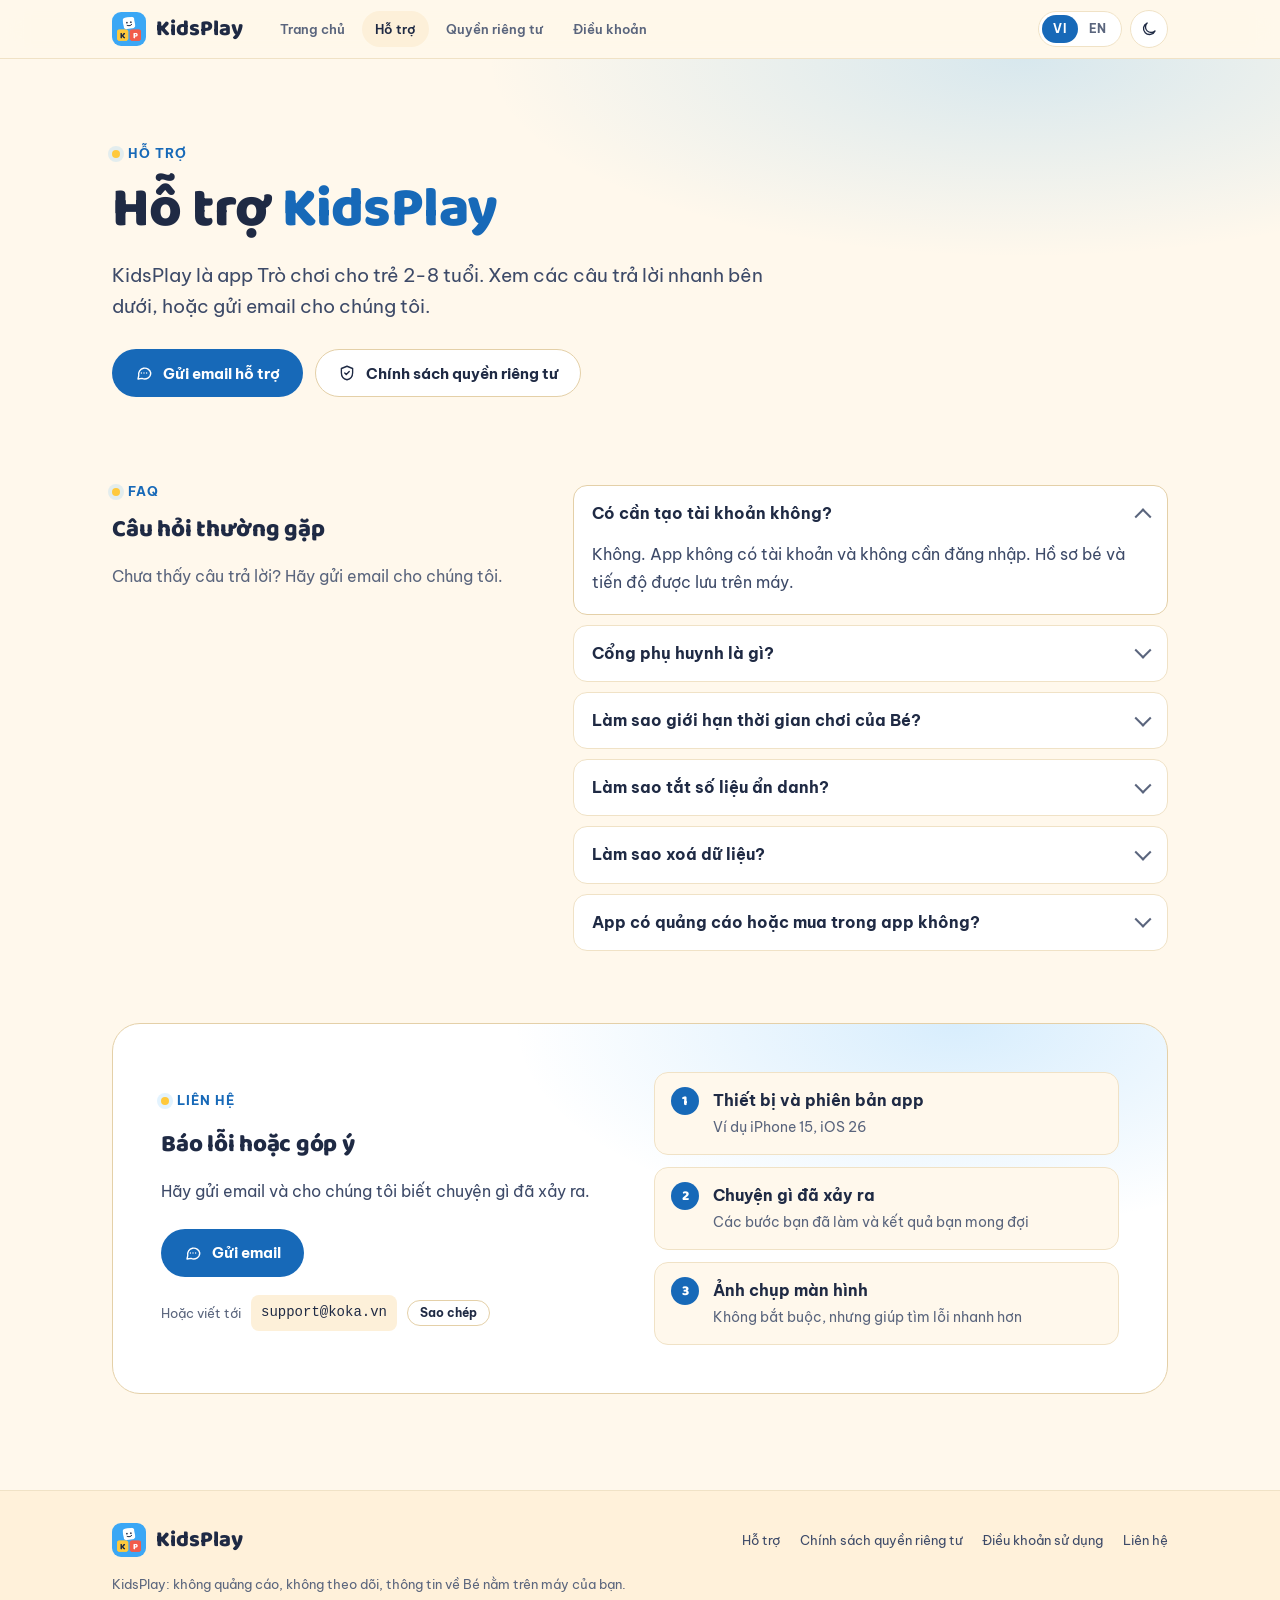
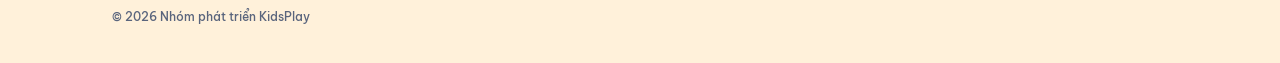
<file: support.html>
<!doctype html>
<html lang="vi" data-lang="vi" data-mode="light">
<head>
<meta charset="utf-8">
<meta name="viewport" content="width=device-width, initial-scale=1, viewport-fit=cover">
<title data-en="KidsPlay Support" data-vi="Hỗ trợ KidsPlay">Hỗ trợ KidsPlay</title>
<meta name="description" content="Help, FAQ and contact for KidsPlay. / Hỗ trợ, câu hỏi thường gặp và liên hệ KidsPlay.">
<meta name="theme-color" content="#fff8ec">
<link rel="icon" href="[data-uri]">
<link rel="preconnect" href="https://fonts.googleapis.com"><link rel="preconnect" href="https://fonts.gstatic.com" crossorigin><link rel="stylesheet" href="https://fonts.googleapis.com/css2?family=Be+Vietnam+Pro:wght@400;500;600;700&family=Baloo+2:wght@600;700;800&display=swap">
<script>(function(){var d=document.documentElement,s=null;try{s=window.localStorage}catch(e){}function g(k){try{return s&&s.getItem(k)}catch(e){return null}}function p(k,v){try{s&&s.setItem(k,v)}catch(e){}}var q=null;try{q=new URLSearchParams(location.search).get('lang')}catch(e){}var l=(q==='vi'||q==='en')?q:g('kidsplay-site.lang');if(q==='vi'||q==='en')p('kidsplay-site.lang',q);var m=g('kidsplay-site.mode');if(m!=='dark'&&m!=='light'){m=(window.matchMedia&&matchMedia('(prefers-color-scheme: dark)').matches)?'dark':'light'}l=l==='en'?'en':'vi';d.setAttribute('data-lang',l);d.setAttribute('data-mode',m);d.lang=l;})();</script>
<style>
/* Layout: sticky header, one 1120px column. Cream + sky blue (KidsPlay brand), light by default, dark mode available. */
:root {
  --bg: #fff8ec;
  --bg-2: #fff1da;
  --surface: #ffffff;
  --surface-2: #fdf0d9;
  --line: #f0e2c6;
  --line-2: #e4d0a8;
  --fg: #1f2a44;
  --fg-2: #3d4a68;
  --muted: #5a657d;
  --accent: #1769b8;
  --accent-2: #0f4f94;
  --accent-ink: #ffffff;
  --accent-soft: rgba(59, 167, 245, 0.14);
  --sun: #ffc93c;
  --coral: #f25c4a;
  --header: rgba(255, 248, 236, 0.85);
  --shadow: 0 20px 44px -22px rgba(31, 42, 68, 0.35);
  --glow: radial-gradient(60% 80% at 80% 0%, rgba(59, 167, 245, 0.2), transparent 70%);
  --font-display: "Baloo 2", "Be Vietnam Pro", ui-rounded, ui-sans-serif, system-ui, sans-serif;
  --font-body: "Be Vietnam Pro", ui-sans-serif, system-ui, -apple-system, "Segoe UI", sans-serif;
  --font-mono: ui-monospace, SFMono-Regular, Menlo, monospace;
  --step--1: 0.8125rem;
  --step-0: 1rem;
  --step-1: 1.1875rem;
  --step-2: 1.5rem;
  --step-3: clamp(2.125rem, 1.4rem + 3vw, 3.5rem);
  --radius: 18px;
  color-scheme: light;
}
:root[data-mode="dark"] {
  --bg: #141b2e;
  --bg-2: #10162a;
  --surface: #1c2640;
  --surface-2: #243050;
  --line: #2b3858;
  --line-2: #3a4a72;
  --fg: #fff8ec;
  --fg-2: #d9d9e2;
  --muted: #9aa6c2;
  --accent: #5db7f8;
  --accent-2: #8acbfb;
  --accent-ink: #0d1a33;
  --accent-soft: rgba(93, 183, 248, 0.16);
  --header: rgba(20, 27, 46, 0.85);
  --shadow: 0 24px 60px -24px rgba(0, 0, 0, 0.7);
  --glow: radial-gradient(60% 80% at 80% 0%, rgba(59, 167, 245, 0.2), transparent 70%);
  color-scheme: dark;
}

:root:not([data-lang="en"]) .en,
:root[data-lang="en"] .vi { display: none !important; }

* { box-sizing: border-box; }
html { background: var(--bg); overflow-x: clip; -webkit-text-size-adjust: 100%; scroll-padding-top: 88px; }
body {
  margin: 0; background: var(--bg); color: var(--fg);
  font: 400 var(--step-0)/1.7 var(--font-body);
  -webkit-font-smoothing: antialiased; transition: background-color .25s ease, color .25s ease;
}
body::before { content: ""; position: fixed; inset: 0 0 auto; height: env(safe-area-inset-top, 0px); z-index: 30; background: var(--bg); }
a { color: var(--accent); text-decoration-thickness: 1px; text-underline-offset: 3px; }
a:hover { color: var(--accent-2); }
:focus-visible { outline: 3px solid var(--accent); outline-offset: 3px; border-radius: 6px; }
h1, h2, h3 { font-family: var(--font-display); text-wrap: balance; margin: 0; letter-spacing: -0.01em; }
p { margin: 0; }
img { max-width: 100%; }

.wrap {
  width: 100%; max-width: 1120px; margin: 0 auto;
  padding-left: max(16px, env(safe-area-inset-left, 0px)); padding-right: max(16px, env(safe-area-inset-right, 0px));
}
@media (min-width: 720px) { .wrap { padding-left: max(32px, env(safe-area-inset-left, 0px)); padding-right: max(32px, env(safe-area-inset-right, 0px)); } }

/* Header */
.site-header {
  position: sticky; top: env(safe-area-inset-top, 0px); z-index: 20; background: var(--header);
  backdrop-filter: saturate(160%) blur(14px); -webkit-backdrop-filter: saturate(160%) blur(14px);
  border-bottom: 1px solid var(--line);
}
.site-header .wrap { display: flex; align-items: center; gap: 16px; padding-block: 10px; }
.brand { display: flex; align-items: center; gap: 10px; color: var(--fg); text-decoration: none; font: 800 1.375rem/1 var(--font-display); }
.brand:hover { color: var(--fg); }
.brand img { width: 34px; height: 34px; border-radius: 9px; display: block; }
.nav { display: flex; gap: 4px; margin-left: 8px; }
.nav a { color: var(--muted); text-decoration: none; font-size: var(--step--1); font-weight: 600; padding: 7px 13px; border-radius: 999px; white-space: nowrap; }
.nav a:hover, .nav a[aria-current="page"] { color: var(--fg); background: var(--surface-2); }
.controls { margin-left: auto; display: flex; align-items: center; gap: 8px; }
.seg { display: inline-flex; padding: 3px; border-radius: 999px; background: var(--surface); border: 1px solid var(--line); }
.seg button {
  appearance: none; border: 0; background: transparent; color: var(--muted); cursor: pointer;
  font: 700 0.75rem/1 var(--font-body); letter-spacing: 0.06em; padding: 8px 11px; border-radius: 999px;
}
.seg button[aria-pressed="true"] { background: var(--accent); color: var(--accent-ink); }
.icon-btn {
  appearance: none; width: 38px; height: 38px; border-radius: 999px; cursor: pointer; display: inline-grid; place-items: center;
  background: var(--surface); border: 1px solid var(--line); color: var(--fg);
}
.icon-btn:hover { border-color: var(--line-2); }
.icon-btn svg { width: 18px; height: 18px; }
:root:not([data-mode="dark"]) .i-sun, :root[data-mode="dark"] .i-moon { display: none; }
@media (max-width: 560px) { .nav { display: none; } .brand span { display: none; } }

.site-header .tabs-m { display: none; }
@media (max-width: 560px) {
  .site-header .tabs-m { display: flex; gap: 6px; padding-block: 0 12px; overflow-x: auto; scrollbar-width: none; }
  .tabs-m a {
    flex: none; text-decoration: none; color: var(--muted); font-size: var(--step--1); font-weight: 600; white-space: nowrap;
    padding: 7px 12px; border-radius: 999px; border: 1px solid var(--line); background: var(--surface);
  }
  .tabs-m a[aria-current="page"] { color: var(--fg); border-color: var(--line-2); background: var(--surface-2); }
}

/* Shared pieces */
.eyebrow { display: inline-flex; align-items: center; gap: 8px; font: 700 0.8125rem/1 var(--font-body); letter-spacing: 0.08em; text-transform: uppercase; color: var(--accent); }
.eyebrow::before { content: ""; width: 8px; height: 8px; border-radius: 50%; background: var(--sun); box-shadow: 0 0 0 4px var(--accent-soft); }
.lead { color: var(--fg-2); font-size: var(--step-1); line-height: 1.6; max-width: 36em; }
.btn {
  display: inline-flex; align-items: center; gap: 10px; text-decoration: none; cursor: pointer;
  font: 700 0.9375rem/1 var(--font-body); padding: 14px 22px; border-radius: 999px;
  border: 1px solid transparent; transition: transform .15s ease, background-color .15s ease, border-color .15s ease;
}
.btn svg { width: 18px; height: 18px; flex: none; }
.btn-primary { background: var(--accent); color: var(--accent-ink); }
.btn-primary:hover { background: var(--accent-2); color: var(--accent-ink); transform: translateY(-1px); }
.btn-ghost { background: var(--surface); color: var(--fg); border-color: var(--line-2); }
.btn-ghost:hover { color: var(--fg); border-color: var(--accent); transform: translateY(-1px); }
.cta-row { display: flex; flex-wrap: wrap; gap: 12px; margin-top: 8px; }
.section { padding-block: 72px 0; }
.section-head { display: grid; gap: 12px; margin-bottom: 32px; max-width: 40em; }
.section-head h2 { font-size: var(--step-2); font-weight: 800; }
.section-head p { color: var(--muted); }
.mono { font-family: var(--font-mono); }

/* Footer */
.site-footer { margin-top: 96px; border-top: 1px solid var(--line); background: var(--bg-2); }
.site-footer .wrap { display: grid; gap: 16px; padding-block: 32px 40px; }
.foot-row { display: flex; flex-wrap: wrap; align-items: center; gap: 12px 24px; justify-content: space-between; }
.foot-links { display: flex; flex-wrap: wrap; gap: 8px 20px; font-size: var(--step--1); }
.foot-links a { color: var(--fg-2); text-decoration: none; }
.foot-links a:hover { color: var(--accent); }
.foot-note { color: var(--muted); font-size: var(--step--1); max-width: 60em; }
.copyright { color: var(--muted); font: 500 0.75rem/1 var(--font-body); }

@media (prefers-reduced-motion: reduce) { *, *::before, *::after { transition: none !important; animation: none !important; } }
.skip { position: absolute; left: -9999px; top: 8px; z-index: 40; padding: 8px 12px; border-radius: 8px; background: var(--accent); color: var(--accent-ink); }
.skip:focus { left: 16px; }

/* Home, support, 404, legal pages */
.hero { position: relative; overflow: hidden; }
.hero::before { content: ""; position: absolute; inset: 0; background: var(--glow); pointer-events: none; }
.hero .wrap { position: relative; display: grid; gap: 40px; padding-block: 56px 8px; align-items: center; }
@media (min-width: 900px) { .hero .wrap { grid-template-columns: 1.1fr 0.9fr; padding-block: 88px 16px; } }
.hero-copy { display: grid; gap: 20px; min-width: 0; }
.hero h1 { font-size: var(--step-3); line-height: 1.08; font-weight: 800; }
.hero h1 em { font-style: normal; color: var(--accent); }
.meta-row { display: flex; flex-wrap: wrap; gap: 8px 20px; color: var(--muted); font-size: var(--step--1); }
.meta-row span { display: inline-flex; align-items: center; gap: 8px; }
.meta-row svg { width: 16px; height: 16px; color: var(--accent); flex: none; }
.beta { display: inline-flex; width: fit-content; padding: 7px 14px; border-radius: 999px; background: var(--sun); color: #1f2a44; font: 700 0.8125rem/1.2 var(--font-body); }
.app-card {
  display: grid; justify-items: center; gap: 14px; text-align: center; padding: 36px 24px; min-width: 0;
  border-radius: 28px; background: var(--surface); border: 1px solid var(--line); box-shadow: var(--shadow);
}
.app-card img { width: 160px; height: 160px; border-radius: 36px; box-shadow: 0 14px 30px -12px rgba(31, 42, 68, 0.45); display: block; }
.app-card b { font: 800 1.75rem/1 var(--font-display); }
.app-card span.sub { color: var(--muted); font-size: var(--step--1); }
.hero .wrap.stats-wrap { grid-template-columns: 1fr; padding-block: 24px 0; }
.stats { display: grid; grid-template-columns: repeat(2, minmax(0, 1fr)); gap: 10px; }
@media (min-width: 720px) { .stats { grid-template-columns: repeat(4, minmax(0, 1fr)); gap: 14px; } }
.stats div { display: grid; gap: 2px; padding: 14px 16px; border-radius: 16px; background: var(--surface); border: 1px solid var(--line); }
.stats b { font: 800 1.5rem/1.2 var(--font-display); color: var(--accent); }
.stats span { color: var(--muted); font-size: var(--step--1); }

.games { display: grid; grid-template-columns: repeat(2, minmax(0, 1fr)); gap: 12px; }
@media (min-width: 960px) { .games { grid-template-columns: repeat(4, 1fr); } }
.game { padding: 22px; border-radius: var(--radius); background: var(--surface); border: 1px solid var(--line); display: grid; gap: 10px; align-content: start; min-width: 0; }
.game .num { width: 40px; height: 40px; border-radius: 12px; display: grid; place-items: center; font: 800 1.25rem/1 var(--font-display); color: #1f2a44; }
.game:nth-child(1) .num { background: var(--sun); }
.game:nth-child(2) .num { background: #ff9d92; }
.game:nth-child(3) .num { background: #8acbfb; }
.game:nth-child(4) .num { background: #a8e0b0; }
.game h3 { font-size: 1.25rem; font-weight: 800; }
.game p { color: var(--muted); font-size: 0.9375rem; }

.features { display: grid; grid-template-columns: 1fr; gap: 14px; }
@media (min-width: 720px) { .features { grid-template-columns: repeat(3, 1fr); } }
.feature { padding: 24px; border-radius: var(--radius); background: var(--surface); border: 1px solid var(--line); display: grid; gap: 10px; align-content: start; min-width: 0; }
.feature .ic { width: 42px; height: 42px; border-radius: 12px; display: grid; place-items: center; background: var(--accent-soft); color: var(--accent); }
.feature .ic svg { width: 22px; height: 22px; }
.feature h3 { font-size: 1.25rem; font-weight: 800; }
.feature p { color: var(--muted); font-size: 0.9375rem; line-height: 1.6; }

.faq-layout { display: grid; gap: 32px; }
@media (min-width: 900px) { .faq-layout { grid-template-columns: 0.8fr 1.2fr; gap: 64px; } .faq-layout .section-head { position: sticky; top: 96px; align-self: start; } }
.faq { display: grid; gap: 10px; min-width: 0; }
.faq details { background: var(--surface); border: 1px solid var(--line); border-radius: 14px; }
.faq details[open] { border-color: var(--line-2); }
.faq summary { list-style: none; cursor: pointer; display: flex; align-items: center; gap: 16px; padding: 16px 18px; font-weight: 700; line-height: 1.45; }
.faq summary::-webkit-details-marker { display: none; }
.faq summary::after {
  content: ""; margin-left: auto; flex: none; width: 10px; height: 10px;
  border-right: 2px solid var(--muted); border-bottom: 2px solid var(--muted);
  transform: rotate(45deg) translate(-2px, -2px); transition: transform .2s ease;
}
.faq details[open] summary::after { transform: rotate(-135deg) translate(-2px, -2px); }
.faq .ans { padding: 0 18px 18px; color: var(--fg-2); max-width: 62ch; }

.contact { position: relative; overflow: hidden; border-radius: 28px; border: 1px solid var(--line-2); background: var(--surface); display: grid; gap: 28px; padding: 32px 24px; }
.contact::before { content: ""; position: absolute; inset: 0; background: var(--glow); pointer-events: none; }
.contact > * { position: relative; min-width: 0; }
@media (min-width: 860px) { .contact { grid-template-columns: 1fr 1fr; padding: 48px; align-items: center; } }
.contact h2 { font-size: var(--step-2); font-weight: 800; margin-bottom: 12px; }
.contact p { color: var(--fg-2); }
.contact .cta-row { margin-top: 24px; }
.email-row { display: flex; flex-wrap: wrap; align-items: center; gap: 10px; margin-top: 18px; color: var(--muted); font-size: var(--step--1); }
.email-row code { color: var(--fg); background: var(--surface-2); padding: 6px 10px; border-radius: 8px; font-size: 0.875rem; overflow-wrap: anywhere; }
.copy-btn { appearance: none; cursor: pointer; border: 1px solid var(--line-2); background: var(--surface); color: var(--fg); border-radius: 999px; padding: 6px 12px; font: 700 0.75rem/1 var(--font-body); }
.copy-btn.done { background: var(--accent); color: var(--accent-ink); }
.checklist { list-style: none; margin: 0; padding: 0; display: grid; gap: 12px; counter-reset: c; }
.checklist li { counter-increment: c; display: flex; gap: 14px; padding: 14px 16px; border-radius: 14px; background: var(--bg); border: 1px solid var(--line); }
.checklist li::before { content: counter(c); flex: none; width: 28px; height: 28px; border-radius: 50%; display: grid; place-items: center; background: var(--accent); color: var(--accent-ink); font: 800 0.875rem/1 var(--font-display); }
.checklist div { display: grid; gap: 2px; min-width: 0; }
.checklist b { font-weight: 700; }
.checklist span { color: var(--muted); font-size: 0.875rem; }

.nf { padding-block: 96px 0; text-align: center; }
.nf .wrap { display: grid; gap: 16px; justify-items: center; }
.nf .code { font: 800 5rem/1 var(--font-display); color: var(--accent); }
.nf h1 { font-size: var(--step-2); font-weight: 800; }
.nf p { color: var(--muted); max-width: 32em; }
.nf .cta-row { justify-content: center; }

/* Legal pages */
.p-hero { position: relative; overflow: hidden; border-bottom: 1px solid var(--line); }
.p-hero::before { content: ""; position: absolute; inset: 0; background: var(--glow); pointer-events: none; }
.p-hero .wrap { position: relative; display: grid; gap: 18px; padding-block: 56px 40px; }
.p-hero h1 { font-size: var(--step-3); line-height: 1.08; font-weight: 800; }
.updated { display: inline-flex; align-items: center; gap: 8px; color: var(--muted); font: 500 0.8125rem/1 var(--font-body); }
.updated svg { width: 15px; height: 15px; }
.p-body .wrap { display: grid; gap: 40px; padding-block: 48px 0; }
@media (min-width: 960px) { .p-body .wrap { grid-template-columns: 240px minmax(0, 1fr); gap: 72px; } }
.toc { align-self: start; min-width: 0; }
@media (min-width: 960px) { .toc { position: sticky; top: 96px; } }
.toc-title { font: 700 0.75rem/1 var(--font-body); letter-spacing: 0.12em; text-transform: uppercase; color: var(--muted); margin-bottom: 12px; }
.toc ol { list-style: none; margin: 0; padding: 0; display: grid; gap: 2px; }
.toc a { display: grid; grid-template-columns: 28px 1fr; gap: 6px; padding: 8px 10px; border-radius: 10px; color: var(--fg-2); text-decoration: none; font-size: 0.875rem; line-height: 1.4; }
.toc a span:first-child { font-weight: 700; color: var(--muted); }
.toc a:hover { background: var(--surface); color: var(--fg); }
.toc a.active { background: var(--surface-2); color: var(--fg); }
.toc a.active span:first-child { color: var(--accent); }
@media (max-width: 959px) {
  .toc ol { grid-template-columns: repeat(auto-fit, minmax(150px, 1fr)); gap: 6px; }
  .toc a { border: 1px solid var(--line); background: var(--surface); }
}
.policy { min-width: 0; max-width: 72ch; display: grid; gap: 48px; overflow-wrap: anywhere; }
.policy section { display: grid; gap: 14px; scroll-margin-top: 96px; }
.policy h2 { display: flex; align-items: baseline; gap: 14px; font-size: var(--step-2); font-weight: 800; }
.policy h2 .n { font: 800 0.875rem/1 var(--font-display); color: var(--accent); padding: 6px 9px; border-radius: 9px; background: var(--accent-soft); flex: none; }
.policy p, .policy li { color: var(--fg-2); }
.policy strong { color: var(--fg); font-weight: 700; }
.policy ul, .policy ol { margin: 0; padding-left: 22px; display: grid; gap: 8px; }
.policy .card { border: 1px solid var(--line-2); border-radius: var(--radius); background: var(--surface); padding: 16px 20px; }
.policy .card ul { list-style: none; padding: 0; }
.policy .card li { position: relative; padding-left: 26px; }
.policy .card li::before { content: ""; position: absolute; left: 4px; top: 0.7em; width: 9px; height: 9px; border-radius: 50%; background: var(--sun); box-shadow: 0 0 0 3px var(--accent-soft); }

</style>
</head>
<body>
<a class="skip" href="#main"><span class="en">Skip to content</span><span class="vi">Chuyển tới nội dung</span></a>
<header class="site-header"><div class="wrap">
  <a class="brand" href="./"><img src="[data-uri]" alt="" width="34" height="34"><span>KidsPlay</span></a>
  <nav class="nav" aria-label="Pages">
    <a href="./"><span class="en">Home</span><span class="vi">Trang chủ</span></a>
    <a href="support.html" aria-current="page"><span class="en">Support</span><span class="vi">Hỗ trợ</span></a>
    <a href="privacy.html"><span class="en">Privacy</span><span class="vi">Quyền riêng tư</span></a>
    <a href="terms.html"><span class="en">Terms</span><span class="vi">Điều khoản</span></a>
  </nav>
  <div class="controls">
    <div class="seg" role="group" aria-label="Ngôn ngữ / Language">
      <button type="button" id="lang-vi" data-set-lang="vi" aria-pressed="true">VI</button>
      <button type="button" id="lang-en" data-set-lang="en" aria-pressed="false">EN</button>
    </div>
    <button type="button" id="mode-toggle" class="icon-btn" data-toggle-mode aria-label="Chuyển giao diện"><svg class="i-sun" viewBox="0 0 24 24" fill="none" stroke="currentColor" stroke-width="1.8" stroke-linecap="round" stroke-linejoin="round" aria-hidden="true"><circle cx="12" cy="12" r="4"/><path d="M12 2v2M12 20v2M4.9 4.9l1.4 1.4M17.7 17.7l1.4 1.4M2 12h2M20 12h2M4.9 19.1l1.4-1.4M17.7 6.3l1.4-1.4"/></svg><svg class="i-moon" viewBox="0 0 24 24" fill="none" stroke="currentColor" stroke-width="1.8" stroke-linecap="round" stroke-linejoin="round" aria-hidden="true"><path d="M20 14.5A8 8 0 1 1 9.5 4a6.5 6.5 0 0 0 10.5 10.5Z"/></svg></button>
  </div>
</div>
<nav class="wrap tabs-m" aria-label="Pages">
    <a href="./"><span class="en">Home</span><span class="vi">Trang chủ</span></a>
    <a href="support.html" aria-current="page"><span class="en">Support</span><span class="vi">Hỗ trợ</span></a>
    <a href="privacy.html"><span class="en">Privacy</span><span class="vi">Quyền riêng tư</span></a>
    <a href="terms.html"><span class="en">Terms</span><span class="vi">Điều khoản</span></a>
</nav>
</header>
<main id="main">
<section class="hero">
  <div class="wrap" style="grid-template-columns:1fr">
    <div class="hero-copy">
      <span class="eyebrow"><span class="en">Help</span><span class="vi">Hỗ trợ</span></span>
      <h1><span class="en">Help for <em>KidsPlay</em></span><span class="vi">Hỗ trợ <em>KidsPlay</em></span></h1>
      <p class="lead">
        <span class="en">KidsPlay is a games app for children aged 2-8. Find quick answers below, or email us.</span>
        <span class="vi">KidsPlay là app Trò chơi cho trẻ 2-8 tuổi. Xem các câu trả lời nhanh bên dưới, hoặc gửi email cho chúng tôi.</span>
      </p>
      <div class="cta-row">
        <a class="btn btn-primary" href="mailto:support@koka.vn"><svg viewBox="0 0 24 24" fill="none" stroke="currentColor" stroke-width="1.8" stroke-linecap="round" stroke-linejoin="round" aria-hidden="true"><path d="M21 12a8 8 0 0 1-11.6 7.1L4 20l1-4.6A8 8 0 1 1 21 12Z"/><path d="M8.5 12h.01M12 12h.01M15.5 12h.01"/></svg><span class="en">Email support</span><span class="vi">Gửi email hỗ trợ</span></a>
        <a class="btn btn-ghost" href="privacy.html"><svg viewBox="0 0 24 24" fill="none" stroke="currentColor" stroke-width="1.8" stroke-linecap="round" stroke-linejoin="round" aria-hidden="true"><path d="M12 3 4.5 6v5.5c0 4.6 3.2 8.4 7.5 9.5 4.3-1.1 7.5-4.9 7.5-9.5V6L12 3Z"/><path d="m9 12 2 2 4-4"/></svg><span class="en">Privacy Policy</span><span class="vi">Chính sách quyền riêng tư</span></a>
      </div>
    </div>
  </div>
</section>

<section class="section" id="faq">
  <div class="wrap faq-layout">
    <div class="section-head">
      <span class="eyebrow">FAQ</span>
      <h2><span class="en">Frequently asked questions</span><span class="vi">Câu hỏi thường gặp</span></h2>
      <p><span class="en">Can't find your answer? Email us.</span><span class="vi">Chưa thấy câu trả lời? Hãy gửi email cho chúng tôi.</span></p>
    </div>
    <div class="faq en">
      <details open><summary>Do I need an account?</summary><p class="ans">No. There is no account and no sign-in. Child profiles and progress are stored on the device.</p></details>
      <details><summary>What is the Parent Gate?</summary><p class="ans">A full-screen question for grown-ups: a multiplication question written out in words, with four answers to choose from. Two wrong answers in a row lock the answer buttons for 10 seconds. The gate protects everything meant for adults: the Parent Zone, adding a child profile, changing a level, granting extra play time, and links that leave the app.</p></details>
      <details><summary>How do I limit my child's play time?</summary><p class="ans">On the Today screen, tap "For grown-ups" and pass the Parent Gate. The Parent Zone shows each child's progress and lets you set a daily play time limit. You can also turn on eye-rest reminders in Settings.</p></details>
      <details><summary>How do I turn off anonymous usage data?</summary><p class="ans">In the Parent Zone, open Settings and switch off "Share anonymous usage data". The app stops sending and clears the unsent queue. See the <a href="privacy.html">Privacy Policy</a> for exactly what a record contains.</p></details>
      <details><summary>How do I delete my data?</summary><p class="ans">In the Parent Zone, open Settings and choose "Delete all data on this device". Uninstalling the app also removes the data on the device.</p></details>
      <details><summary>Are there ads or in-app purchases?</summary><p class="ans">No. This version has no ads, no in-app purchases and no subscriptions.</p></details>
    </div>
    <div class="faq vi">
      <details open><summary>Có cần tạo tài khoản không?</summary><p class="ans">Không. App không có tài khoản và không cần đăng nhập. Hồ sơ bé và tiến độ được lưu trên máy.</p></details>
      <details><summary>Cổng phụ huynh là gì?</summary><p class="ans">Một câu hỏi toàn màn hình dành cho người lớn: phép nhân viết bằng chữ, kèm bốn đáp án để chọn. Trả lời sai hai lần liên tiếp thì các nút đáp án bị khoá 10 giây. Cổng bảo vệ mọi thao tác dành cho người lớn: Khu phụ huynh, thêm Hồ sơ bé, đổi Cấp độ, cho thêm thời gian chơi và các liên kết ra ngoài app.</p></details>
      <details><summary>Làm sao giới hạn thời gian chơi của Bé?</summary><p class="ans">Ở màn Hôm nay, bấm "Dành cho bố mẹ" và vượt qua Cổng phụ huynh. Khu phụ huynh hiện tiến độ của từng Bé và cho bạn đặt Giới hạn thời gian chơi mỗi ngày. Bạn cũng có thể bật Nhắc nghỉ mắt trong Cài đặt.</p></details>
      <details><summary>Làm sao tắt số liệu ẩn danh?</summary><p class="ans">Trong Khu phụ huynh, vào Cài đặt và tắt công tắc "Gửi số liệu ẩn danh". App sẽ ngừng gửi và xoá hàng đợi chưa gửi. Xem <a href="privacy.html">Chính sách quyền riêng tư</a> để biết chính xác một bản ghi gồm những gì.</p></details>
      <details><summary>Làm sao xoá dữ liệu?</summary><p class="ans">Trong Khu phụ huynh, vào Cài đặt và chọn "Xoá toàn bộ dữ liệu trên máy". Gỡ app cũng xoá dữ liệu trên máy.</p></details>
      <details><summary>App có quảng cáo hoặc mua trong app không?</summary><p class="ans">Không. Phiên bản này không có quảng cáo, không có mua trong app và không có thuê bao.</p></details>
    </div>
  </div>
</section>

<section class="section" id="contact">
  <div class="wrap">
    <div class="contact">
      <div>
        <span class="eyebrow"><span class="en">Contact</span><span class="vi">Liên hệ</span></span>
        <h2 style="margin-top:12px"><span class="en">Report a problem or send feedback</span><span class="vi">Báo lỗi hoặc góp ý</span></h2>
        <p><span class="en">Email us and tell us what happened.</span><span class="vi">Hãy gửi email và cho chúng tôi biết chuyện gì đã xảy ra.</span></p>
        <div class="cta-row"><a class="btn btn-primary" href="mailto:support@koka.vn"><svg viewBox="0 0 24 24" fill="none" stroke="currentColor" stroke-width="1.8" stroke-linecap="round" stroke-linejoin="round" aria-hidden="true"><path d="M21 12a8 8 0 0 1-11.6 7.1L4 20l1-4.6A8 8 0 1 1 21 12Z"/><path d="M8.5 12h.01M12 12h.01M15.5 12h.01"/></svg><span class="en">Send an email</span><span class="vi">Gửi email</span></a></div>
        <div class="email-row"><span class="en">Or write to</span><span class="vi">Hoặc viết tới</span> <code id="support-email">support@koka.vn</code><button type="button" class="copy-btn" data-copy="support-email"><span class="en">Copy</span><span class="vi">Sao chép</span></button></div>
      </div>
      <div>
        <ol class="checklist en">
          <li><div><b>Device and app version</b><span>For example iPhone 15, iOS 26</span></div></li>
          <li><div><b>What happened</b><span>The steps you took and what you expected instead</span></div></li>
          <li><div><b>Screenshots</b><span>Optional, but they help us find the problem faster</span></div></li>
        </ol>
        <ol class="checklist vi">
          <li><div><b>Thiết bị và phiên bản app</b><span>Ví dụ iPhone 15, iOS 26</span></div></li>
          <li><div><b>Chuyện gì đã xảy ra</b><span>Các bước bạn đã làm và kết quả bạn mong đợi</span></div></li>
          <li><div><b>Ảnh chụp màn hình</b><span>Không bắt buộc, nhưng giúp tìm lỗi nhanh hơn</span></div></li>
        </ol>
      </div>
    </div>
  </div>
</section>
</main>

<footer class="site-footer"><div class="wrap">
  <div class="foot-row">
    <a class="brand" href="./"><img src="[data-uri]" alt="" width="34" height="34"><span>KidsPlay</span></a>
    <div class="foot-links">
      <a href="support.html"><span class="en">Support</span><span class="vi">Hỗ trợ</span></a>
      <a href="privacy.html"><span class="en">Privacy Policy</span><span class="vi">Chính sách quyền riêng tư</span></a>
      <a href="terms.html"><span class="en">Terms of Use</span><span class="vi">Điều khoản sử dụng</span></a>
      <a href="mailto:support@koka.vn"><span class="en">Contact</span><span class="vi">Liên hệ</span></a>
    </div>
  </div>
  <p class="foot-note"><span class="en">KidsPlay: no ads, no tracking, and information about your child stays on your device.</span><span class="vi">KidsPlay: không quảng cáo, không theo dõi, thông tin về Bé nằm trên máy của bạn.</span></p>
  <p class="copyright"><span class="en">© 2026 the KidsPlay team</span><span class="vi">© 2026 Nhóm phát triển KidsPlay</span></p>
</div></footer>
<script>
(function () {
  var root = document.documentElement;
  var KEY_LANG = 'kidsplay-site.lang', KEY_MODE = 'kidsplay-site.mode';
  function save(k, v) { try { localStorage.setItem(k, v); } catch (e) {} }

  function setLang(lang) {
    root.setAttribute('data-lang', lang);
    root.lang = lang;
    var t = document.querySelector('title[data-en]');
    if (t) document.title = t.getAttribute('data-' + lang);
    document.querySelectorAll('[data-set-lang]').forEach(function (b) {
      b.setAttribute('aria-pressed', String(b.getAttribute('data-set-lang') === lang));
    });
  }
  function setMode(mode) {
    root.setAttribute('data-mode', mode);
    var btn = document.querySelector('[data-toggle-mode]');
    if (btn) {
      var en = mode === 'dark' ? 'Switch to light theme' : 'Switch to dark theme';
      var vi = mode === 'dark' ? 'Chuyển sang giao diện sáng' : 'Chuyển sang giao diện tối';
      btn.setAttribute('aria-label', root.getAttribute('data-lang') === 'en' ? en : vi);
    }
  }

  document.querySelectorAll('[data-set-lang]').forEach(function (b) {
    b.addEventListener('click', function () {
      var l = b.getAttribute('data-set-lang');
      setLang(l); save(KEY_LANG, l);
      setMode(root.getAttribute('data-mode') || 'light');
    });
  });
  var modeBtn = document.querySelector('[data-toggle-mode]');
  if (modeBtn) modeBtn.addEventListener('click', function () {
    var m = root.getAttribute('data-mode') === 'dark' ? 'light' : 'dark';
    setMode(m); save(KEY_MODE, m);
  });

  document.querySelectorAll('[data-copy]').forEach(function (b) {
    b.addEventListener('click', function () {
      var el = document.getElementById(b.getAttribute('data-copy'));
      var done = function () { b.classList.add('done'); setTimeout(function () { b.classList.remove('done'); }, 1500); };
      var select = function () { var r = document.createRange(); r.selectNodeContents(el); var s = getSelection(); s.removeAllRanges(); s.addRange(r); };
      if (navigator.clipboard) navigator.clipboard.writeText(el.textContent).then(done, select); else select();
    });
  });

  setLang(root.getAttribute('data-lang') === 'en' ? 'en' : 'vi');
  setMode(root.getAttribute('data-mode') === 'dark' ? 'dark' : 'light');
})();

</script>
</body>
</html>
</file>
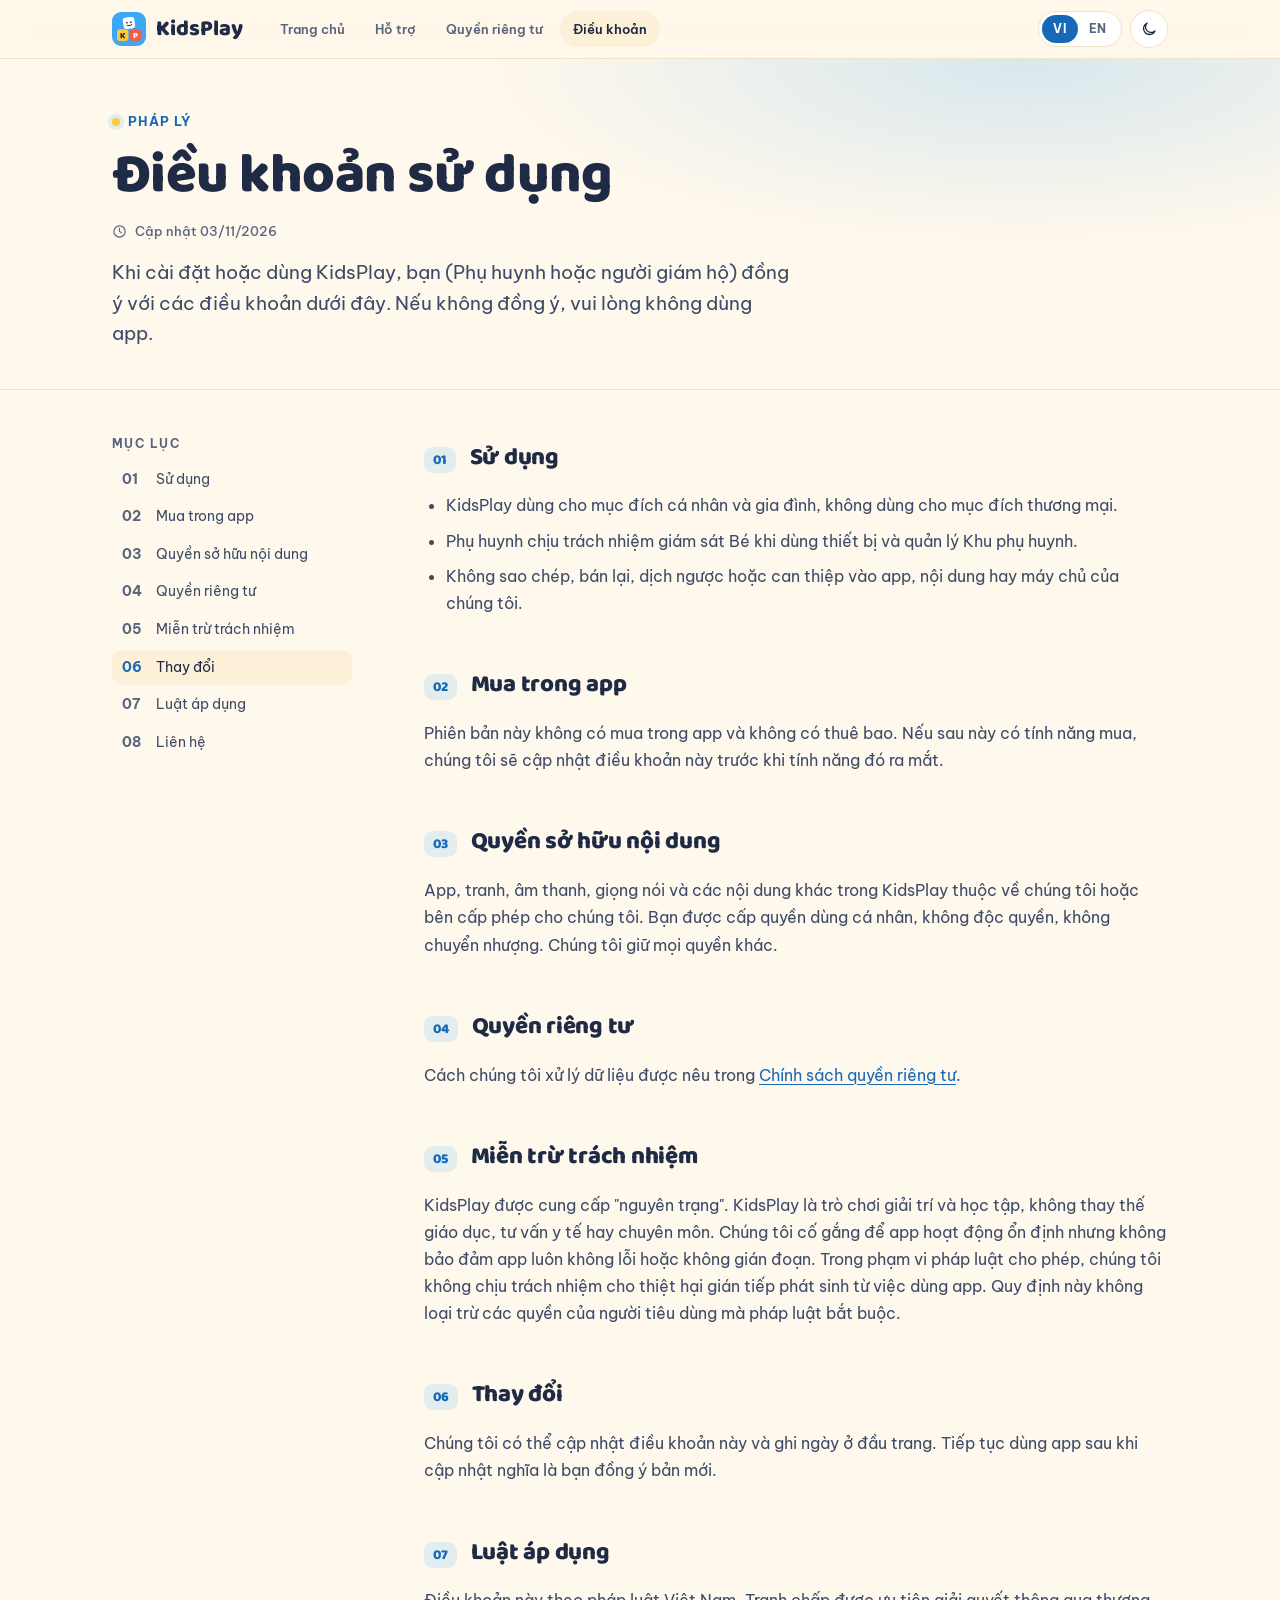
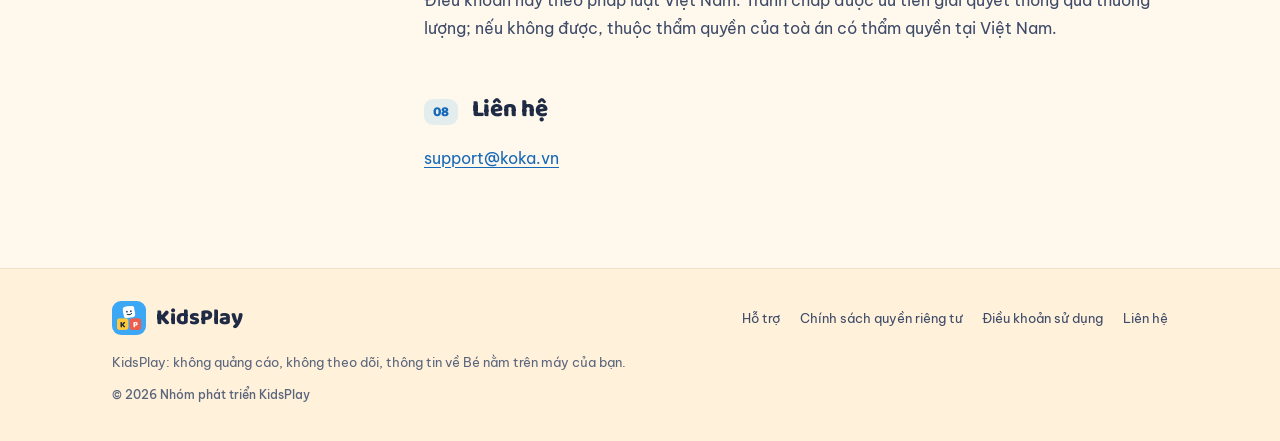
<file: terms.html>
<!doctype html>
<html lang="vi" data-lang="vi" data-mode="light">
<head>
<meta charset="utf-8">
<meta name="viewport" content="width=device-width, initial-scale=1, viewport-fit=cover">
<title data-en="KidsPlay Terms of Use" data-vi="KidsPlay - Điều khoản sử dụng">KidsPlay - Điều khoản sử dụng</title>
<meta name="description" content="Terms of Use for the KidsPlay app. / Điều khoản sử dụng app KidsPlay.">
<meta name="theme-color" content="#fff8ec">
<link rel="icon" href="[data-uri]">
<link rel="preconnect" href="https://fonts.googleapis.com"><link rel="preconnect" href="https://fonts.gstatic.com" crossorigin><link rel="stylesheet" href="https://fonts.googleapis.com/css2?family=Be+Vietnam+Pro:wght@400;500;600;700&family=Baloo+2:wght@600;700;800&display=swap">
<script>(function(){var d=document.documentElement,s=null;try{s=window.localStorage}catch(e){}function g(k){try{return s&&s.getItem(k)}catch(e){return null}}function p(k,v){try{s&&s.setItem(k,v)}catch(e){}}var q=null;try{q=new URLSearchParams(location.search).get('lang')}catch(e){}var l=(q==='vi'||q==='en')?q:g('kidsplay-site.lang');if(q==='vi'||q==='en')p('kidsplay-site.lang',q);var m=g('kidsplay-site.mode');if(m!=='dark'&&m!=='light'){m=(window.matchMedia&&matchMedia('(prefers-color-scheme: dark)').matches)?'dark':'light'}l=l==='en'?'en':'vi';d.setAttribute('data-lang',l);d.setAttribute('data-mode',m);d.lang=l;})();</script>
<style>
/* Layout: sticky header, one 1120px column. Cream + sky blue (KidsPlay brand), light by default, dark mode available. */
:root {
  --bg: #fff8ec;
  --bg-2: #fff1da;
  --surface: #ffffff;
  --surface-2: #fdf0d9;
  --line: #f0e2c6;
  --line-2: #e4d0a8;
  --fg: #1f2a44;
  --fg-2: #3d4a68;
  --muted: #5a657d;
  --accent: #1769b8;
  --accent-2: #0f4f94;
  --accent-ink: #ffffff;
  --accent-soft: rgba(59, 167, 245, 0.14);
  --sun: #ffc93c;
  --coral: #f25c4a;
  --header: rgba(255, 248, 236, 0.85);
  --shadow: 0 20px 44px -22px rgba(31, 42, 68, 0.35);
  --glow: radial-gradient(60% 80% at 80% 0%, rgba(59, 167, 245, 0.2), transparent 70%);
  --font-display: "Baloo 2", "Be Vietnam Pro", ui-rounded, ui-sans-serif, system-ui, sans-serif;
  --font-body: "Be Vietnam Pro", ui-sans-serif, system-ui, -apple-system, "Segoe UI", sans-serif;
  --font-mono: ui-monospace, SFMono-Regular, Menlo, monospace;
  --step--1: 0.8125rem;
  --step-0: 1rem;
  --step-1: 1.1875rem;
  --step-2: 1.5rem;
  --step-3: clamp(2.125rem, 1.4rem + 3vw, 3.5rem);
  --radius: 18px;
  color-scheme: light;
}
:root[data-mode="dark"] {
  --bg: #141b2e;
  --bg-2: #10162a;
  --surface: #1c2640;
  --surface-2: #243050;
  --line: #2b3858;
  --line-2: #3a4a72;
  --fg: #fff8ec;
  --fg-2: #d9d9e2;
  --muted: #9aa6c2;
  --accent: #5db7f8;
  --accent-2: #8acbfb;
  --accent-ink: #0d1a33;
  --accent-soft: rgba(93, 183, 248, 0.16);
  --header: rgba(20, 27, 46, 0.85);
  --shadow: 0 24px 60px -24px rgba(0, 0, 0, 0.7);
  --glow: radial-gradient(60% 80% at 80% 0%, rgba(59, 167, 245, 0.2), transparent 70%);
  color-scheme: dark;
}

:root:not([data-lang="en"]) .en,
:root[data-lang="en"] .vi { display: none !important; }

* { box-sizing: border-box; }
html { background: var(--bg); overflow-x: clip; -webkit-text-size-adjust: 100%; scroll-padding-top: 88px; }
body {
  margin: 0; background: var(--bg); color: var(--fg);
  font: 400 var(--step-0)/1.7 var(--font-body);
  -webkit-font-smoothing: antialiased; transition: background-color .25s ease, color .25s ease;
}
body::before { content: ""; position: fixed; inset: 0 0 auto; height: env(safe-area-inset-top, 0px); z-index: 30; background: var(--bg); }
a { color: var(--accent); text-decoration-thickness: 1px; text-underline-offset: 3px; }
a:hover { color: var(--accent-2); }
:focus-visible { outline: 3px solid var(--accent); outline-offset: 3px; border-radius: 6px; }
h1, h2, h3 { font-family: var(--font-display); text-wrap: balance; margin: 0; letter-spacing: -0.01em; }
p { margin: 0; }
img { max-width: 100%; }

.wrap {
  width: 100%; max-width: 1120px; margin: 0 auto;
  padding-left: max(16px, env(safe-area-inset-left, 0px)); padding-right: max(16px, env(safe-area-inset-right, 0px));
}
@media (min-width: 720px) { .wrap { padding-left: max(32px, env(safe-area-inset-left, 0px)); padding-right: max(32px, env(safe-area-inset-right, 0px)); } }

/* Header */
.site-header {
  position: sticky; top: env(safe-area-inset-top, 0px); z-index: 20; background: var(--header);
  backdrop-filter: saturate(160%) blur(14px); -webkit-backdrop-filter: saturate(160%) blur(14px);
  border-bottom: 1px solid var(--line);
}
.site-header .wrap { display: flex; align-items: center; gap: 16px; padding-block: 10px; }
.brand { display: flex; align-items: center; gap: 10px; color: var(--fg); text-decoration: none; font: 800 1.375rem/1 var(--font-display); }
.brand:hover { color: var(--fg); }
.brand img { width: 34px; height: 34px; border-radius: 9px; display: block; }
.nav { display: flex; gap: 4px; margin-left: 8px; }
.nav a { color: var(--muted); text-decoration: none; font-size: var(--step--1); font-weight: 600; padding: 7px 13px; border-radius: 999px; white-space: nowrap; }
.nav a:hover, .nav a[aria-current="page"] { color: var(--fg); background: var(--surface-2); }
.controls { margin-left: auto; display: flex; align-items: center; gap: 8px; }
.seg { display: inline-flex; padding: 3px; border-radius: 999px; background: var(--surface); border: 1px solid var(--line); }
.seg button {
  appearance: none; border: 0; background: transparent; color: var(--muted); cursor: pointer;
  font: 700 0.75rem/1 var(--font-body); letter-spacing: 0.06em; padding: 8px 11px; border-radius: 999px;
}
.seg button[aria-pressed="true"] { background: var(--accent); color: var(--accent-ink); }
.icon-btn {
  appearance: none; width: 38px; height: 38px; border-radius: 999px; cursor: pointer; display: inline-grid; place-items: center;
  background: var(--surface); border: 1px solid var(--line); color: var(--fg);
}
.icon-btn:hover { border-color: var(--line-2); }
.icon-btn svg { width: 18px; height: 18px; }
:root:not([data-mode="dark"]) .i-sun, :root[data-mode="dark"] .i-moon { display: none; }
@media (max-width: 560px) { .nav { display: none; } .brand span { display: none; } }

.site-header .tabs-m { display: none; }
@media (max-width: 560px) {
  .site-header .tabs-m { display: flex; gap: 6px; padding-block: 0 12px; overflow-x: auto; scrollbar-width: none; }
  .tabs-m a {
    flex: none; text-decoration: none; color: var(--muted); font-size: var(--step--1); font-weight: 600; white-space: nowrap;
    padding: 7px 12px; border-radius: 999px; border: 1px solid var(--line); background: var(--surface);
  }
  .tabs-m a[aria-current="page"] { color: var(--fg); border-color: var(--line-2); background: var(--surface-2); }
}

/* Shared pieces */
.eyebrow { display: inline-flex; align-items: center; gap: 8px; font: 700 0.8125rem/1 var(--font-body); letter-spacing: 0.08em; text-transform: uppercase; color: var(--accent); }
.eyebrow::before { content: ""; width: 8px; height: 8px; border-radius: 50%; background: var(--sun); box-shadow: 0 0 0 4px var(--accent-soft); }
.lead { color: var(--fg-2); font-size: var(--step-1); line-height: 1.6; max-width: 36em; }
.btn {
  display: inline-flex; align-items: center; gap: 10px; text-decoration: none; cursor: pointer;
  font: 700 0.9375rem/1 var(--font-body); padding: 14px 22px; border-radius: 999px;
  border: 1px solid transparent; transition: transform .15s ease, background-color .15s ease, border-color .15s ease;
}
.btn svg { width: 18px; height: 18px; flex: none; }
.btn-primary { background: var(--accent); color: var(--accent-ink); }
.btn-primary:hover { background: var(--accent-2); color: var(--accent-ink); transform: translateY(-1px); }
.btn-ghost { background: var(--surface); color: var(--fg); border-color: var(--line-2); }
.btn-ghost:hover { color: var(--fg); border-color: var(--accent); transform: translateY(-1px); }
.cta-row { display: flex; flex-wrap: wrap; gap: 12px; margin-top: 8px; }
.section { padding-block: 72px 0; }
.section-head { display: grid; gap: 12px; margin-bottom: 32px; max-width: 40em; }
.section-head h2 { font-size: var(--step-2); font-weight: 800; }
.section-head p { color: var(--muted); }
.mono { font-family: var(--font-mono); }

/* Footer */
.site-footer { margin-top: 96px; border-top: 1px solid var(--line); background: var(--bg-2); }
.site-footer .wrap { display: grid; gap: 16px; padding-block: 32px 40px; }
.foot-row { display: flex; flex-wrap: wrap; align-items: center; gap: 12px 24px; justify-content: space-between; }
.foot-links { display: flex; flex-wrap: wrap; gap: 8px 20px; font-size: var(--step--1); }
.foot-links a { color: var(--fg-2); text-decoration: none; }
.foot-links a:hover { color: var(--accent); }
.foot-note { color: var(--muted); font-size: var(--step--1); max-width: 60em; }
.copyright { color: var(--muted); font: 500 0.75rem/1 var(--font-body); }

@media (prefers-reduced-motion: reduce) { *, *::before, *::after { transition: none !important; animation: none !important; } }
.skip { position: absolute; left: -9999px; top: 8px; z-index: 40; padding: 8px 12px; border-radius: 8px; background: var(--accent); color: var(--accent-ink); }
.skip:focus { left: 16px; }

/* Home, support, 404, legal pages */
.hero { position: relative; overflow: hidden; }
.hero::before { content: ""; position: absolute; inset: 0; background: var(--glow); pointer-events: none; }
.hero .wrap { position: relative; display: grid; gap: 40px; padding-block: 56px 8px; align-items: center; }
@media (min-width: 900px) { .hero .wrap { grid-template-columns: 1.1fr 0.9fr; padding-block: 88px 16px; } }
.hero-copy { display: grid; gap: 20px; min-width: 0; }
.hero h1 { font-size: var(--step-3); line-height: 1.08; font-weight: 800; }
.hero h1 em { font-style: normal; color: var(--accent); }
.meta-row { display: flex; flex-wrap: wrap; gap: 8px 20px; color: var(--muted); font-size: var(--step--1); }
.meta-row span { display: inline-flex; align-items: center; gap: 8px; }
.meta-row svg { width: 16px; height: 16px; color: var(--accent); flex: none; }
.beta { display: inline-flex; width: fit-content; padding: 7px 14px; border-radius: 999px; background: var(--sun); color: #1f2a44; font: 700 0.8125rem/1.2 var(--font-body); }
.app-card {
  display: grid; justify-items: center; gap: 14px; text-align: center; padding: 36px 24px; min-width: 0;
  border-radius: 28px; background: var(--surface); border: 1px solid var(--line); box-shadow: var(--shadow);
}
.app-card img { width: 160px; height: 160px; border-radius: 36px; box-shadow: 0 14px 30px -12px rgba(31, 42, 68, 0.45); display: block; }
.app-card b { font: 800 1.75rem/1 var(--font-display); }
.app-card span.sub { color: var(--muted); font-size: var(--step--1); }
.hero .wrap.stats-wrap { grid-template-columns: 1fr; padding-block: 24px 0; }
.stats { display: grid; grid-template-columns: repeat(2, minmax(0, 1fr)); gap: 10px; }
@media (min-width: 720px) { .stats { grid-template-columns: repeat(4, minmax(0, 1fr)); gap: 14px; } }
.stats div { display: grid; gap: 2px; padding: 14px 16px; border-radius: 16px; background: var(--surface); border: 1px solid var(--line); }
.stats b { font: 800 1.5rem/1.2 var(--font-display); color: var(--accent); }
.stats span { color: var(--muted); font-size: var(--step--1); }

.games { display: grid; grid-template-columns: repeat(2, minmax(0, 1fr)); gap: 12px; }
@media (min-width: 960px) { .games { grid-template-columns: repeat(4, 1fr); } }
.game { padding: 22px; border-radius: var(--radius); background: var(--surface); border: 1px solid var(--line); display: grid; gap: 10px; align-content: start; min-width: 0; }
.game .num { width: 40px; height: 40px; border-radius: 12px; display: grid; place-items: center; font: 800 1.25rem/1 var(--font-display); color: #1f2a44; }
.game:nth-child(1) .num { background: var(--sun); }
.game:nth-child(2) .num { background: #ff9d92; }
.game:nth-child(3) .num { background: #8acbfb; }
.game:nth-child(4) .num { background: #a8e0b0; }
.game h3 { font-size: 1.25rem; font-weight: 800; }
.game p { color: var(--muted); font-size: 0.9375rem; }

.features { display: grid; grid-template-columns: 1fr; gap: 14px; }
@media (min-width: 720px) { .features { grid-template-columns: repeat(3, 1fr); } }
.feature { padding: 24px; border-radius: var(--radius); background: var(--surface); border: 1px solid var(--line); display: grid; gap: 10px; align-content: start; min-width: 0; }
.feature .ic { width: 42px; height: 42px; border-radius: 12px; display: grid; place-items: center; background: var(--accent-soft); color: var(--accent); }
.feature .ic svg { width: 22px; height: 22px; }
.feature h3 { font-size: 1.25rem; font-weight: 800; }
.feature p { color: var(--muted); font-size: 0.9375rem; line-height: 1.6; }

.faq-layout { display: grid; gap: 32px; }
@media (min-width: 900px) { .faq-layout { grid-template-columns: 0.8fr 1.2fr; gap: 64px; } .faq-layout .section-head { position: sticky; top: 96px; align-self: start; } }
.faq { display: grid; gap: 10px; min-width: 0; }
.faq details { background: var(--surface); border: 1px solid var(--line); border-radius: 14px; }
.faq details[open] { border-color: var(--line-2); }
.faq summary { list-style: none; cursor: pointer; display: flex; align-items: center; gap: 16px; padding: 16px 18px; font-weight: 700; line-height: 1.45; }
.faq summary::-webkit-details-marker { display: none; }
.faq summary::after {
  content: ""; margin-left: auto; flex: none; width: 10px; height: 10px;
  border-right: 2px solid var(--muted); border-bottom: 2px solid var(--muted);
  transform: rotate(45deg) translate(-2px, -2px); transition: transform .2s ease;
}
.faq details[open] summary::after { transform: rotate(-135deg) translate(-2px, -2px); }
.faq .ans { padding: 0 18px 18px; color: var(--fg-2); max-width: 62ch; }

.contact { position: relative; overflow: hidden; border-radius: 28px; border: 1px solid var(--line-2); background: var(--surface); display: grid; gap: 28px; padding: 32px 24px; }
.contact::before { content: ""; position: absolute; inset: 0; background: var(--glow); pointer-events: none; }
.contact > * { position: relative; min-width: 0; }
@media (min-width: 860px) { .contact { grid-template-columns: 1fr 1fr; padding: 48px; align-items: center; } }
.contact h2 { font-size: var(--step-2); font-weight: 800; margin-bottom: 12px; }
.contact p { color: var(--fg-2); }
.contact .cta-row { margin-top: 24px; }
.email-row { display: flex; flex-wrap: wrap; align-items: center; gap: 10px; margin-top: 18px; color: var(--muted); font-size: var(--step--1); }
.email-row code { color: var(--fg); background: var(--surface-2); padding: 6px 10px; border-radius: 8px; font-size: 0.875rem; overflow-wrap: anywhere; }
.copy-btn { appearance: none; cursor: pointer; border: 1px solid var(--line-2); background: var(--surface); color: var(--fg); border-radius: 999px; padding: 6px 12px; font: 700 0.75rem/1 var(--font-body); }
.copy-btn.done { background: var(--accent); color: var(--accent-ink); }
.checklist { list-style: none; margin: 0; padding: 0; display: grid; gap: 12px; counter-reset: c; }
.checklist li { counter-increment: c; display: flex; gap: 14px; padding: 14px 16px; border-radius: 14px; background: var(--bg); border: 1px solid var(--line); }
.checklist li::before { content: counter(c); flex: none; width: 28px; height: 28px; border-radius: 50%; display: grid; place-items: center; background: var(--accent); color: var(--accent-ink); font: 800 0.875rem/1 var(--font-display); }
.checklist div { display: grid; gap: 2px; min-width: 0; }
.checklist b { font-weight: 700; }
.checklist span { color: var(--muted); font-size: 0.875rem; }

.nf { padding-block: 96px 0; text-align: center; }
.nf .wrap { display: grid; gap: 16px; justify-items: center; }
.nf .code { font: 800 5rem/1 var(--font-display); color: var(--accent); }
.nf h1 { font-size: var(--step-2); font-weight: 800; }
.nf p { color: var(--muted); max-width: 32em; }
.nf .cta-row { justify-content: center; }

/* Legal pages */
.p-hero { position: relative; overflow: hidden; border-bottom: 1px solid var(--line); }
.p-hero::before { content: ""; position: absolute; inset: 0; background: var(--glow); pointer-events: none; }
.p-hero .wrap { position: relative; display: grid; gap: 18px; padding-block: 56px 40px; }
.p-hero h1 { font-size: var(--step-3); line-height: 1.08; font-weight: 800; }
.updated { display: inline-flex; align-items: center; gap: 8px; color: var(--muted); font: 500 0.8125rem/1 var(--font-body); }
.updated svg { width: 15px; height: 15px; }
.p-body .wrap { display: grid; gap: 40px; padding-block: 48px 0; }
@media (min-width: 960px) { .p-body .wrap { grid-template-columns: 240px minmax(0, 1fr); gap: 72px; } }
.toc { align-self: start; min-width: 0; }
@media (min-width: 960px) { .toc { position: sticky; top: 96px; } }
.toc-title { font: 700 0.75rem/1 var(--font-body); letter-spacing: 0.12em; text-transform: uppercase; color: var(--muted); margin-bottom: 12px; }
.toc ol { list-style: none; margin: 0; padding: 0; display: grid; gap: 2px; }
.toc a { display: grid; grid-template-columns: 28px 1fr; gap: 6px; padding: 8px 10px; border-radius: 10px; color: var(--fg-2); text-decoration: none; font-size: 0.875rem; line-height: 1.4; }
.toc a span:first-child { font-weight: 700; color: var(--muted); }
.toc a:hover { background: var(--surface); color: var(--fg); }
.toc a.active { background: var(--surface-2); color: var(--fg); }
.toc a.active span:first-child { color: var(--accent); }
@media (max-width: 959px) {
  .toc ol { grid-template-columns: repeat(auto-fit, minmax(150px, 1fr)); gap: 6px; }
  .toc a { border: 1px solid var(--line); background: var(--surface); }
}
.policy { min-width: 0; max-width: 72ch; display: grid; gap: 48px; overflow-wrap: anywhere; }
.policy section { display: grid; gap: 14px; scroll-margin-top: 96px; }
.policy h2 { display: flex; align-items: baseline; gap: 14px; font-size: var(--step-2); font-weight: 800; }
.policy h2 .n { font: 800 0.875rem/1 var(--font-display); color: var(--accent); padding: 6px 9px; border-radius: 9px; background: var(--accent-soft); flex: none; }
.policy p, .policy li { color: var(--fg-2); }
.policy strong { color: var(--fg); font-weight: 700; }
.policy ul, .policy ol { margin: 0; padding-left: 22px; display: grid; gap: 8px; }
.policy .card { border: 1px solid var(--line-2); border-radius: var(--radius); background: var(--surface); padding: 16px 20px; }
.policy .card ul { list-style: none; padding: 0; }
.policy .card li { position: relative; padding-left: 26px; }
.policy .card li::before { content: ""; position: absolute; left: 4px; top: 0.7em; width: 9px; height: 9px; border-radius: 50%; background: var(--sun); box-shadow: 0 0 0 3px var(--accent-soft); }

</style>
</head>
<body>
<a class="skip" href="#main"><span class="en">Skip to content</span><span class="vi">Chuyển tới nội dung</span></a>
<header class="site-header"><div class="wrap">
  <a class="brand" href="./"><img src="[data-uri]" alt="" width="34" height="34"><span>KidsPlay</span></a>
  <nav class="nav" aria-label="Pages">
    <a href="./"><span class="en">Home</span><span class="vi">Trang chủ</span></a>
    <a href="support.html"><span class="en">Support</span><span class="vi">Hỗ trợ</span></a>
    <a href="privacy.html"><span class="en">Privacy</span><span class="vi">Quyền riêng tư</span></a>
    <a href="terms.html" aria-current="page"><span class="en">Terms</span><span class="vi">Điều khoản</span></a>
  </nav>
  <div class="controls">
    <div class="seg" role="group" aria-label="Ngôn ngữ / Language">
      <button type="button" id="lang-vi" data-set-lang="vi" aria-pressed="true">VI</button>
      <button type="button" id="lang-en" data-set-lang="en" aria-pressed="false">EN</button>
    </div>
    <button type="button" id="mode-toggle" class="icon-btn" data-toggle-mode aria-label="Chuyển giao diện"><svg class="i-sun" viewBox="0 0 24 24" fill="none" stroke="currentColor" stroke-width="1.8" stroke-linecap="round" stroke-linejoin="round" aria-hidden="true"><circle cx="12" cy="12" r="4"/><path d="M12 2v2M12 20v2M4.9 4.9l1.4 1.4M17.7 17.7l1.4 1.4M2 12h2M20 12h2M4.9 19.1l1.4-1.4M17.7 6.3l1.4-1.4"/></svg><svg class="i-moon" viewBox="0 0 24 24" fill="none" stroke="currentColor" stroke-width="1.8" stroke-linecap="round" stroke-linejoin="round" aria-hidden="true"><path d="M20 14.5A8 8 0 1 1 9.5 4a6.5 6.5 0 0 0 10.5 10.5Z"/></svg></button>
  </div>
</div>
<nav class="wrap tabs-m" aria-label="Pages">
    <a href="./"><span class="en">Home</span><span class="vi">Trang chủ</span></a>
    <a href="support.html"><span class="en">Support</span><span class="vi">Hỗ trợ</span></a>
    <a href="privacy.html"><span class="en">Privacy</span><span class="vi">Quyền riêng tư</span></a>
    <a href="terms.html" aria-current="page"><span class="en">Terms</span><span class="vi">Điều khoản</span></a>
</nav>
</header>
<main id="main">
<section class="p-hero">
  <div class="wrap">
    <span class="eyebrow"><span class="en">Legal</span><span class="vi">Pháp lý</span></span>
    <h1><span class="en">Terms of Use</span><span class="vi">Điều khoản sử dụng</span></h1>
    <span class="updated"><svg viewBox="0 0 24 24" fill="none" stroke="currentColor" stroke-width="1.8" stroke-linecap="round" stroke-linejoin="round" aria-hidden="true"><circle cx="12" cy="12" r="9"/><path d="M12 7v5l3 2"/></svg><span class="en">Updated 03/11/2026</span><span class="vi">Cập nhật 03/11/2026</span></span>
    <p class="lead vi">Khi cài đặt hoặc dùng KidsPlay, bạn (Phụ huynh hoặc người giám hộ) đồng ý với các điều khoản dưới đây. Nếu không đồng ý, vui lòng không dùng app.</p>
    <p class="lead en">By installing or using KidsPlay, you (the parent or guardian) agree to these terms. If you do not agree, please do not use the app.</p>
  </div>
</section>

<div class="p-body">
  <div class="wrap vi">
    <nav class="toc" aria-label="Mục lục">
      <div class="toc-title">Mục lục</div>
      <ol>
        <li><a href="#vi-1"><span>01</span><span>Sử dụng</span></a></li>
        <li><a href="#vi-2"><span>02</span><span>Mua trong app</span></a></li>
        <li><a href="#vi-3"><span>03</span><span>Quyền sở hữu nội dung</span></a></li>
        <li><a href="#vi-4"><span>04</span><span>Quyền riêng tư</span></a></li>
        <li><a href="#vi-5"><span>05</span><span>Miễn trừ trách nhiệm</span></a></li>
        <li><a href="#vi-6"><span>06</span><span>Thay đổi</span></a></li>
        <li><a href="#vi-7"><span>07</span><span>Luật áp dụng</span></a></li>
        <li><a href="#vi-8"><span>08</span><span>Liên hệ</span></a></li>
      </ol>
    </nav>
    <article class="policy">
      <section id="vi-1">
        <h2><span class="n">01</span>Sử dụng</h2>
<ul>
<li>KidsPlay dùng cho mục đích cá nhân và gia đình, không dùng cho mục đích thương mại.</li>
<li>Phụ huynh chịu trách nhiệm giám sát Bé khi dùng thiết bị và quản lý Khu phụ huynh.</li>
<li>Không sao chép, bán lại, dịch ngược hoặc can thiệp vào app, nội dung hay máy chủ của chúng tôi.</li>
</ul>
      </section>

      <section id="vi-2">
        <h2><span class="n">02</span>Mua trong app</h2>
<p>Phiên bản này không có mua trong app và không có thuê bao. Nếu sau này có tính năng mua, chúng tôi sẽ cập nhật điều khoản này trước khi tính năng đó ra mắt.</p>
      </section>

      <section id="vi-3">
        <h2><span class="n">03</span>Quyền sở hữu nội dung</h2>
<p>App, tranh, âm thanh, giọng nói và các nội dung khác trong KidsPlay thuộc về chúng tôi hoặc bên cấp phép cho chúng tôi. Bạn được cấp quyền dùng cá nhân, không độc quyền, không chuyển nhượng. Chúng tôi giữ mọi quyền khác.</p>
      </section>

      <section id="vi-4">
        <h2><span class="n">04</span>Quyền riêng tư</h2>
<p>Cách chúng tôi xử lý dữ liệu được nêu trong <a href="privacy.html">Chính sách quyền riêng tư</a>.</p>
      </section>

      <section id="vi-5">
        <h2><span class="n">05</span>Miễn trừ trách nhiệm</h2>
<p>KidsPlay được cung cấp "nguyên trạng". KidsPlay là trò chơi giải trí và học tập, không thay thế giáo dục, tư vấn y tế hay chuyên môn. Chúng tôi cố gắng để app hoạt động ổn định nhưng không bảo đảm app luôn không lỗi hoặc không gián đoạn. Trong phạm vi pháp luật cho phép, chúng tôi không chịu trách nhiệm cho thiệt hại gián tiếp phát sinh từ việc dùng app. Quy định này không loại trừ các quyền của người tiêu dùng mà pháp luật bắt buộc.</p>
      </section>

      <section id="vi-6">
        <h2><span class="n">06</span>Thay đổi</h2>
<p>Chúng tôi có thể cập nhật điều khoản này và ghi ngày ở đầu trang. Tiếp tục dùng app sau khi cập nhật nghĩa là bạn đồng ý bản mới.</p>
      </section>

      <section id="vi-7">
        <h2><span class="n">07</span>Luật áp dụng</h2>
<p>Điều khoản này theo pháp luật Việt Nam. Tranh chấp được ưu tiên giải quyết thông qua thương lượng; nếu không được, thuộc thẩm quyền của toà án có thẩm quyền tại Việt Nam.</p>
      </section>

      <section id="vi-8">
        <h2><span class="n">08</span>Liên hệ</h2>
<p><a href="mailto:support@koka.vn">support@koka.vn</a></p>
      </section>
    </article>
  </div>

  <div class="wrap en">
    <nav class="toc" aria-label="Contents">
      <div class="toc-title">Contents</div>
      <ol>
        <li><a href="#en-1"><span>01</span><span>Use</span></a></li>
        <li><a href="#en-2"><span>02</span><span>In-app purchases</span></a></li>
        <li><a href="#en-3"><span>03</span><span>Content ownership</span></a></li>
        <li><a href="#en-4"><span>04</span><span>Privacy</span></a></li>
        <li><a href="#en-5"><span>05</span><span>Disclaimer</span></a></li>
        <li><a href="#en-6"><span>06</span><span>Changes</span></a></li>
        <li><a href="#en-7"><span>07</span><span>Governing law</span></a></li>
        <li><a href="#en-8"><span>08</span><span>Contact</span></a></li>
      </ol>
    </nav>
    <article class="policy">
      <section id="en-1">
        <h2><span class="n">01</span>Use</h2>
<ul>
<li>KidsPlay is for personal and family use, not commercial use.</li>
<li>Parents are responsible for supervising their child's use of the device and for the Parent Zone.</li>
<li>Do not copy, resell, reverse-engineer or interfere with the app, its content or our servers.</li>
</ul>
      </section>

      <section id="en-2">
        <h2><span class="n">02</span>In-app purchases</h2>
<p>This version has no in-app purchases and no subscriptions. If purchases are added later, we will update these terms before that feature launches.</p>
      </section>

      <section id="en-3">
        <h2><span class="n">03</span>Content ownership</h2>
<p>The app, pictures, sounds, voices and other content in KidsPlay belong to us or our licensors. You get a personal, non-exclusive, non-transferable right to use them. We keep all other rights.</p>
      </section>

      <section id="en-4">
        <h2><span class="n">04</span>Privacy</h2>
<p>How we handle data is described in the <a href="privacy.html">Privacy Policy</a>.</p>
      </section>

      <section id="en-5">
        <h2><span class="n">05</span>Disclaimer</h2>
<p>KidsPlay is provided "as is". It is an entertainment and learning game and does not replace education or professional advice. We work to keep the app reliable but do not guarantee it will be error-free or uninterrupted. To the extent permitted by law, we are not liable for indirect damages arising from use of the app. This does not exclude consumer rights that the law makes mandatory.</p>
      </section>

      <section id="en-6">
        <h2><span class="n">06</span>Changes</h2>
<p>We may update these terms and the date at the top. Continuing to use the app after an update means you accept the new version.</p>
      </section>

      <section id="en-7">
        <h2><span class="n">07</span>Governing law</h2>
<p>These terms are governed by the laws of Vietnam. Disputes should first be resolved by negotiation; failing that, by the competent courts of Vietnam.</p>
      </section>

      <section id="en-8">
        <h2><span class="n">08</span>Contact</h2>
<p><a href="mailto:support@koka.vn">support@koka.vn</a></p>
      </section>
    </article>
  </div>
</div>
</main>
<footer class="site-footer"><div class="wrap">
  <div class="foot-row">
    <a class="brand" href="./"><img src="[data-uri]" alt="" width="34" height="34"><span>KidsPlay</span></a>
    <div class="foot-links">
      <a href="support.html"><span class="en">Support</span><span class="vi">Hỗ trợ</span></a>
      <a href="privacy.html"><span class="en">Privacy Policy</span><span class="vi">Chính sách quyền riêng tư</span></a>
      <a href="terms.html"><span class="en">Terms of Use</span><span class="vi">Điều khoản sử dụng</span></a>
      <a href="mailto:support@koka.vn"><span class="en">Contact</span><span class="vi">Liên hệ</span></a>
    </div>
  </div>
  <p class="foot-note"><span class="en">KidsPlay: no ads, no tracking, and information about your child stays on your device.</span><span class="vi">KidsPlay: không quảng cáo, không theo dõi, thông tin về Bé nằm trên máy của bạn.</span></p>
  <p class="copyright"><span class="en">© 2026 the KidsPlay team</span><span class="vi">© 2026 Nhóm phát triển KidsPlay</span></p>
</div></footer>
<script>
(function () {
  var root = document.documentElement;
  var KEY_LANG = 'kidsplay-site.lang', KEY_MODE = 'kidsplay-site.mode';
  function save(k, v) { try { localStorage.setItem(k, v); } catch (e) {} }

  function setLang(lang) {
    root.setAttribute('data-lang', lang);
    root.lang = lang;
    var t = document.querySelector('title[data-en]');
    if (t) document.title = t.getAttribute('data-' + lang);
    document.querySelectorAll('[data-set-lang]').forEach(function (b) {
      b.setAttribute('aria-pressed', String(b.getAttribute('data-set-lang') === lang));
    });
  }
  function setMode(mode) {
    root.setAttribute('data-mode', mode);
    var btn = document.querySelector('[data-toggle-mode]');
    if (btn) {
      var en = mode === 'dark' ? 'Switch to light theme' : 'Switch to dark theme';
      var vi = mode === 'dark' ? 'Chuyển sang giao diện sáng' : 'Chuyển sang giao diện tối';
      btn.setAttribute('aria-label', root.getAttribute('data-lang') === 'en' ? en : vi);
    }
  }

  document.querySelectorAll('[data-set-lang]').forEach(function (b) {
    b.addEventListener('click', function () {
      var l = b.getAttribute('data-set-lang');
      setLang(l); save(KEY_LANG, l);
      setMode(root.getAttribute('data-mode') || 'light');
    });
  });
  var modeBtn = document.querySelector('[data-toggle-mode]');
  if (modeBtn) modeBtn.addEventListener('click', function () {
    var m = root.getAttribute('data-mode') === 'dark' ? 'light' : 'dark';
    setMode(m); save(KEY_MODE, m);
  });

  document.querySelectorAll('[data-copy]').forEach(function (b) {
    b.addEventListener('click', function () {
      var el = document.getElementById(b.getAttribute('data-copy'));
      var done = function () { b.classList.add('done'); setTimeout(function () { b.classList.remove('done'); }, 1500); };
      var select = function () { var r = document.createRange(); r.selectNodeContents(el); var s = getSelection(); s.removeAllRanges(); s.addRange(r); };
      if (navigator.clipboard) navigator.clipboard.writeText(el.textContent).then(done, select); else select();
    });
  });

  setLang(root.getAttribute('data-lang') === 'en' ? 'en' : 'vi');
  setMode(root.getAttribute('data-mode') === 'dark' ? 'dark' : 'light');
})();

(function () {
  if (!window.IntersectionObserver) return;
  var links = document.querySelectorAll('.toc a');
  var map = {};
  links.forEach(function (a) { map[a.getAttribute('href').slice(1)] = a; });
  var io = new IntersectionObserver(function (entries) {
    entries.forEach(function (e) {
      if (!e.isIntersecting) return;
      var a = map[e.target.id];
      if (!a) return;
      a.closest('ol').querySelectorAll('a').forEach(function (x) { x.classList.toggle('active', x === a); });
    });
  }, { rootMargin: '-30% 0px -60% 0px' });
  document.querySelectorAll('.policy section[id]').forEach(function (s) { io.observe(s); });
})();
</script>
</body>
</html>
</file>
